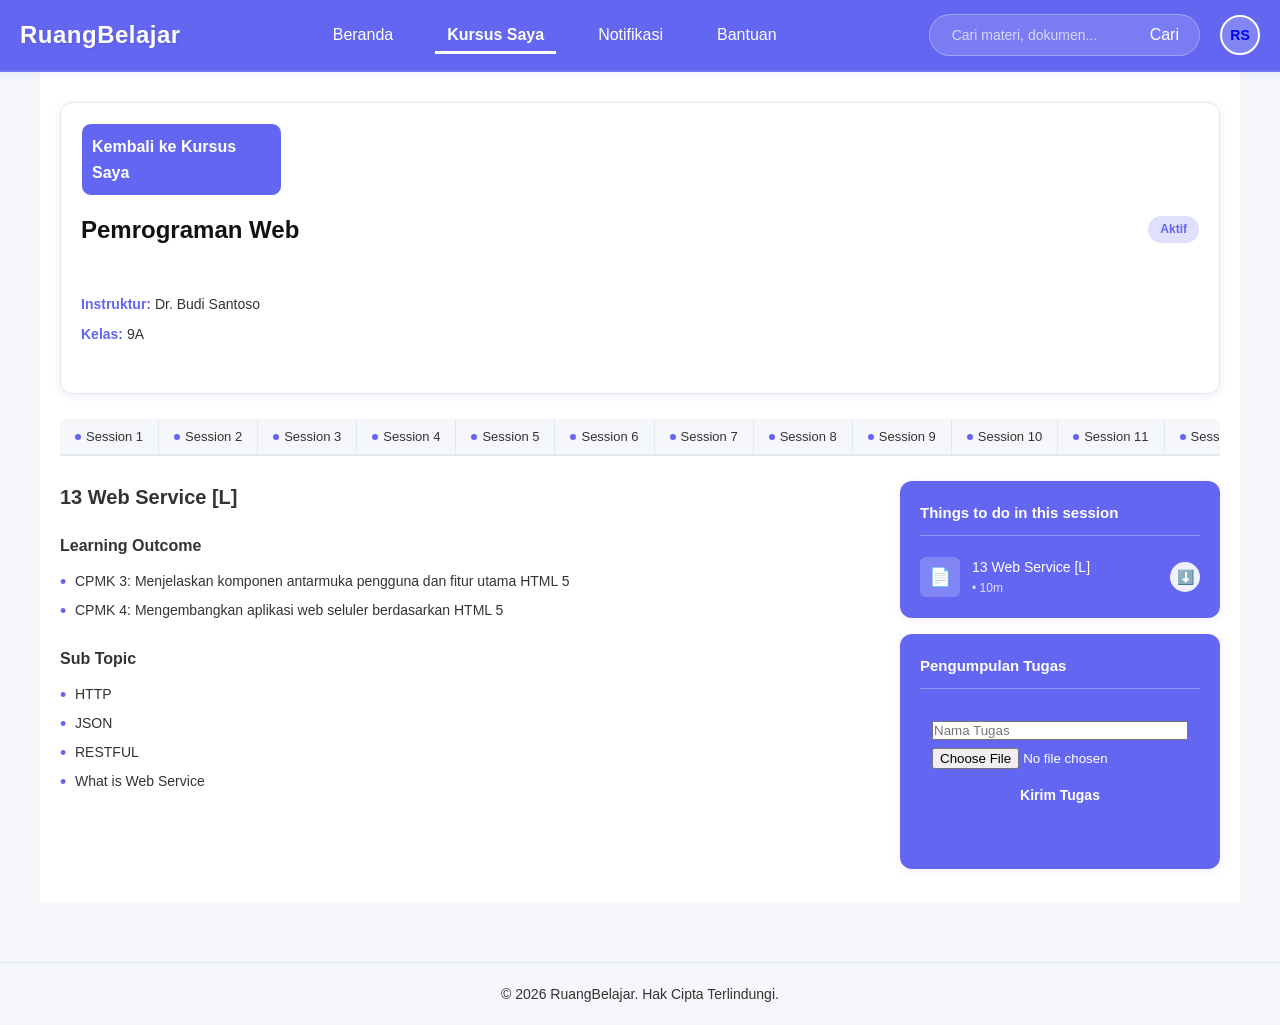
<file: LMS/course-detail.html>
<!DOCTYPE html>
<html lang="id">

<head>
    <meta charset="UTF-8">
    <meta name="viewport" content="width=device-width, initial-scale=1.0">
    <title>Detail Kursus - RuangBelajar</title>
    <link rel="stylesheet" href="navbar.css">
    <link rel="stylesheet" href="courses.css">
    <link rel="stylesheet" href="course-detail.css">
</head>

<body>
    <!-- Navbar -->
    <nav class="navbar">
        <div class="navbar-container">
            <div class="navbar-brand">
                <h1>RuangBelajar</h1>
            </div>

            <div class="navbar-center">
                <ul class="nav-links">
                    <li><a href="index.html">Beranda</a></li>
                    <li><a href="courses.html" class="active">Kursus Saya</a></li>
                    <li><a href="notifications.html">Notifikasi</a></li>
                    <li><a href="help.html">Bantuan</a></li>
                </ul>
            </div>

            <div class="navbar-right">
                <div class="search-container">
                    <input type="text" class="search-input" placeholder="Cari materi, dokumen...">
                    <button class="search-btn">Cari</button>
                </div>

                <div class="navbar-icons">
                    <a href="profile.html" class="profile-icon" title="Profil">RS</a>
                </div>
            </div>
        </div>
    </nav>

    <!-- Main Content -->
    <main class="course-detail-container">
        <!-- Course Header Information (mimicking course-card) -->
        <div class="course-card" style="margin-bottom: 25px;">
            <a href="courses.html"
                style="border: 1px solid; padding: 10px; width: 18%; border-radius: 10px; color: white; background-color: #6366F1; text-decoration: none; margin-bottom: 15px; display: inline-block; font-weight: 600;">
                Kembali ke Kursus Saya</a>

            <div class="course-header" style="border-bottom: none; padding-bottom: 0;">
                <h2 style="color: #111111; margin-bottom: 5px; font-size: 24px;">Pemrograman Web</h2>
                <span class="course-status active" style="align-self: flex-start; margin-top: 5px;">Aktif</span>
            </div>
            <div class="course-details" style="margin-top: 15px;">
                <p><strong>Instruktur:</strong> Dr. Budi Santoso</p>
                <p><strong>Kelas:</strong> 9A</p>
            </div>
        </div>

        <!-- Session Content Area -->
        <div id="tab-session" class="tab-pane active">
            <!-- Session Sub-tabs -->
            <div class="session-tabs-container">
                <button class="session-tab completed">Session 1</button>
                <button class="session-tab completed">Session 2</button>
                <button class="session-tab completed">Session 3</button>
                <button class="session-tab completed">Session 4</button>
                <button class="session-tab completed">Session 5</button>
                <button class="session-tab completed">Session 6</button>
                <button class="session-tab completed">Session 7</button>
                <button class="session-tab completed">Session 8</button>
                <button class="session-tab completed">Session 9</button>
                <button class="session-tab completed">Session 10</button>
                <button class="session-tab completed">Session 11</button>
                <button class="session-tab completed">Session 12</button>
                <button class="session-tab active">Session 13</button>
            </div>

            <!-- Session Detail View -->
            <div class="session-detail-view">
                <div class="session-main-content">
                    <h3 class="session-title">13 Web Service [L]</h3>

                    <div class="content-section">
                        <h4>Learning Outcome</h4>
                        <ul class="learning-outcomes">
                            <li>CPMK 3: Menjelaskan komponen antarmuka pengguna dan fitur utama HTML 5</li>
                            <li>CPMK 4: Mengembangkan aplikasi web seluler berdasarkan HTML 5</li>
                        </ul>
                    </div>

                    <div class="content-section">
                        <h4>Sub Topic</h4>
                        <ul class="sub-topics">
                            <li>HTTP</li>
                            <li>JSON</li>
                            <li>RESTFUL</li>
                            <li>What is Web Service</li>
                        </ul>
                    </div>
                </div>

                <div class="session-sidebar">
                    <div class="todo-card">
                        <div class="todo-header">Things to do in this session</div>
                        <ul class="todo-list">
                            <li class="todo-item">
                                <div class="todo-icon doc-icon">📄</div>
                                <div class="todo-text">
                                    <span class="todo-name">13 Web Service [L]</span>
                                    <span class="todo-duration">• 10m</span>
                                </div>
                                <div class="download-icon">⬇️</div>
                            </li>
                        </ul>
                    </div>
                    <div class="todo-card" id="assignment-card" style="margin-top:16px;">
                        <div class="todo-header">Pengumpulan Tugas</div>
                        <form id="assignment-form" style="display:flex;flex-direction:column;gap:8px;padding:12px;">
                            <input type="text" id="assignment-title" placeholder="Nama Tugas" required />
                            <input type="file" id="assignment-file" required />
                            <button class="btn btn-primary" type="submit">Kirim Tugas</button>
                        </form>
                        <ul id="assignment-list" style="padding:12px;list-style:none;margin:0;"></ul>
                    </div>
                </div>
            </div>
        </div>

    </main>

    <!-- Footer -->
    <footer class="footer">
        <p>&copy; 2026 RuangBelajar. Hak Cipta Terlindungi.</p>
    </footer>
    <script src="search.js"></script>
    <script src="lms-features.js"></script>
</body>

</html>
</file>
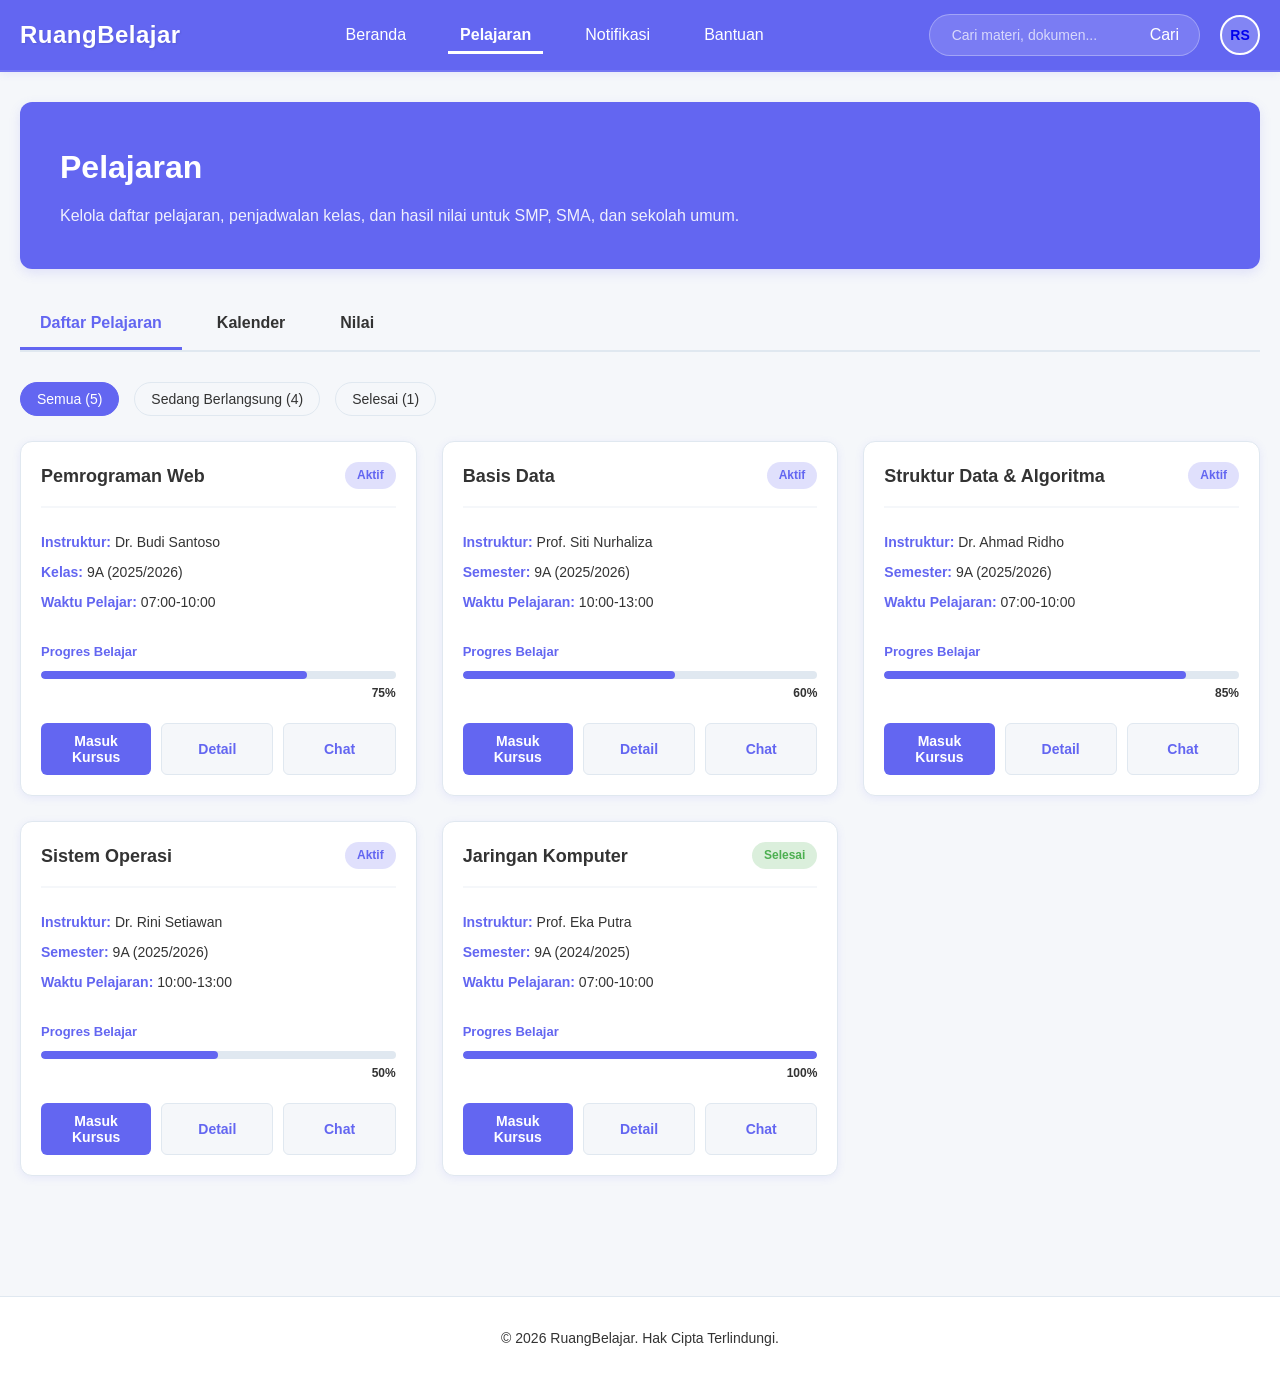
<file: LMS/courses.html>
<!DOCTYPE html>
<html lang="id">

<head>
    <meta charset="UTF-8">
    <meta name="viewport" content="width=device-width, initial-scale=1.0">
    <title>Kursus Saya - RuangBelajar</title>
    <link rel="stylesheet" href="navbar.css">
    <link rel="stylesheet" href="courses.css">
</head>

<body>
    <!-- Navbar -->
    <nav class="navbar">
        <div class="navbar-container">
            <div class="navbar-brand">
                <h1>RuangBelajar</h1>
            </div>

            <div class="navbar-center">
                <ul class="nav-links">
                    <li><a href="index.html">Beranda</a></li>
                    <li><a href="courses.html" class="active">Pelajaran</a></li>
                    <li><a href="notifications.html">Notifikasi</a></li>
                    <li><a href="help.html">Bantuan</a></li>
                </ul>
            </div>

            <div class="navbar-right">
                <div class="search-container">
                    <input type="text" class="search-input" placeholder="Cari materi, dokumen...">
                    <button class="search-btn">Cari</button>
                </div>

                <div class="navbar-icons">
                    <a href="profile.html" class="profile-icon" title="Profil">RS</a>
                </div>
            </div>
        </div>
    </nav>

    <!-- Main Content -->
    <main class="courses-container">
        <!-- Header Section -->
        <section class="page-header">
            <h2>Pelajaran</h2>
            <p>Kelola daftar pelajaran, penjadwalan kelas, dan hasil nilai untuk SMP, SMA, dan sekolah umum.</p>
        </section>

        <!-- Tabs Navigation -->
        <div class="tabs-container">
            <div class="tab-buttons">
                <button class="tab-btn active" data-tab="courses">Daftar Pelajaran</button>
                <button class="tab-btn" data-tab="calendar">Kalender</button>
                <button class="tab-btn" data-tab="grades">Nilai</button>
            </div>
        </div>

        <!-- Courses Tab Content -->
        <div id="courses" class="tab-content active">
            <div class="filters">
                <button class="filter-item active" data-filter="all">Semua (5)</button>
                <button class="filter-item" data-filter="active">Sedang Berlangsung (4)</button>
                <button class="filter-item" data-filter="completed">Selesai (1)</button>
            </div>

            <div class="courses-grid">
                <!-- Course Card 1 -->
                <div class="course-card" data-status="active">
                    <div class="course-header">
                        <h3>Pemrograman Web</h3>
                        <span class="course-status active">Aktif</span>
                    </div>
                    <div class="course-details">
                        <p><strong>Instruktur:</strong> Dr. Budi Santoso</p>
                        <p><strong>Kelas:</strong> 9A (2025/2026)</p>
                        <p><strong>Waktu Pelajar:</strong> 07:00-10:00</p>
                    </div>
                    <div class="course-progress">
                        <span class="progress-label">Progres Belajar</span>
                        <div class="progress-bar">
                            <div class="progress-fill" style="width: 75%"></div>
                        </div>
                        <span class="progress-text">75%</span>
                    </div>
                    <div class="course-actions">
                        <button class="btn btn-primary" onclick="window.location.href=''">Masuk
                            Kursus</button>
                        <button class="btn btn-secondary"
                            onclick="window.location.href='course-detail.html'">Detail</button>
                        <button class="btn btn-secondary btn-chat" data-course="Pemrograman Web">Chat</button>
                    </div>
                </div>

                <!-- Course Card 2 -->
                <div class="course-card" data-status="active">
                    <div class="course-header">
                        <h3>Basis Data</h3>
                        <span class="course-status active">Aktif</span>
                    </div>
                    <div class="course-details">
                        <p><strong>Instruktur:</strong> Prof. Siti Nurhaliza</p>
                        <p><strong>Semester:</strong> 9A (2025/2026)</p>
                        <p><strong>Waktu Pelajaran:</strong> 10:00-13:00</p>
                    </div>
                    <div class="course-progress">
                        <span class="progress-label">Progres Belajar</span>
                        <div class="progress-bar">
                            <div class="progress-fill" style="width: 60%"></div>
                        </div>
                        <span class="progress-text">60%</span>
                    </div>
                    <div class="course-actions">
                        <button class="btn btn-primary" onclick="window.location.href=''">Masuk
                            Kursus</button>
                        <button class="btn btn-secondary" onclick="window.location.href=''">Detail</button>
                        <button class="btn btn-secondary btn-chat" data-course="Basis Data">Chat</button>
                    </div>
                </div>

                <!-- Course Card 3 -->
                <div class="course-card" data-status="active">
                    <div class="course-header">
                        <h3>Struktur Data & Algoritma</h3>
                        <span class="course-status active">Aktif</span>
                    </div>
                    <div class="course-details">
                        <p><strong>Instruktur:</strong> Dr. Ahmad Ridho</p>
                        <p><strong>Semester:</strong> 9A (2025/2026)</p>
                        <p><strong>Waktu Pelajaran:</strong> 07:00-10:00</p>
                    </div>
                    <div class="course-progress">
                        <span class="progress-label">Progres Belajar</span>
                        <div class="progress-bar">
                            <div class="progress-fill" style="width: 85%"></div>
                        </div>
                        <span class="progress-text">85%</span>
                    </div>
                    <div class="course-actions">
                        <button class="btn btn-primary" onclick="window.location.href=''">Masuk
                            Kursus</button>
                        <button class="btn btn-secondary" onclick="window.location.href=''">Detail</button>
                        <button class="btn btn-secondary btn-chat" data-course="Struktur Data & Algoritma">Chat</button>
                    </div>
                </div>

                <!-- Course Card 4 -->
                <div class="course-card" data-status="active">
                    <div class="course-header">
                        <h3>Sistem Operasi</h3>
                        <span class="course-status active">Aktif</span>
                    </div>
                    <div class="course-details">
                        <p><strong>Instruktur:</strong> Dr. Rini Setiawan</p>
                        <p><strong>Semester:</strong> 9A (2025/2026)</p>
                        <p><strong>Waktu Pelajaran:</strong> 10:00-13:00</p>
                    </div>
                    <div class="course-progress">
                        <span class="progress-label">Progres Belajar</span>
                        <div class="progress-bar">
                            <div class="progress-fill" style="width: 50%"></div>
                        </div>
                        <span class="progress-text">50%</span>
                    </div>
                    <div class="course-actions">
                        <button class="btn btn-primary" onclick="window.location.href=''">Masuk
                            Kursus</button>
                        <button class="btn btn-secondary" onclick="window.location.href=''">Detail</button>
                        <button class="btn btn-secondary btn-chat" data-course="Sistem Operasi">Chat</button>
                    </div>
                </div>

                <!-- Course Card 5 -->
                <div class="course-card" data-status="completed">
                    <div class="course-header">
                        <h3>Jaringan Komputer</h3>
                        <span class="course-status completed">Selesai</span>
                    </div>
                    <div class="course-details">
                        <p><strong>Instruktur:</strong> Prof. Eka Putra</p>
                        <p><strong>Semester:</strong> 9A (2024/2025)</p>
                        <p><strong>Waktu Pelajaran:</strong> 07:00-10:00</p>
                    </div>
                    <div class="course-progress">
                        <span class="progress-label">Progres Belajar</span>
                        <div class="progress-bar">
                            <div class="progress-fill" style="width: 100%"></div>
                        </div>
                        <span class="progress-text">100%</span>
                    </div>
                    <div class="course-actions">
                        <button class="btn btn-primary" onclick="window.location.href=''">Masuk
                            Kursus</button>
                        <button class="btn btn-secondary" onclick="window.location.href=''">Detail</button>
                        <button class="btn btn-secondary btn-chat" data-course="Jaringan Komputer">Chat</button>
                    </div>
                </div>
            </div>
        </div>

        <!-- Calendar Tab Content -->
        <div id="calendar" class="tab-content">
            <div class="calendar-container">
                <div class="calendar-header">
                    <select id="calendar-month">
                        <option value="0">Januari</option>
                        <option value="1">Februari</option>
                        <option value="2">Maret</option>
                        <option value="3">April</option>
                        <option value="4" selected>Mei</option>
                        <option value="5">Juni</option>
                        <option value="6">Juli</option>
                        <option value="7">Agustus</option>
                        <option value="8">September</option>
                        <option value="9">Oktober</option>
                        <option value="10">November</option>
                        <option value="11">Desember</option>
                    </select>
                    <select id="calendar-year">
                        <option value="2025">2025</option>
                        <option value="2026" selected>2026</option>
                        <option value="2027">2027</option>
                    </select>
                </div>

                <div class="calendar-wrapper">
                    <table class="calendar-vertical-table">
                        <tbody>
                            <tr>
                                <th rowspan="7" class="month-indicator">MEI</th>
                                <th>Sen</th>
                                <td class="empty"></td>
                                <td>4</td>
                                <td>11</td>
                                <td>18</td>
                                <td class="event">25</td>
                            </tr>
                            <tr>
                                <th>Sel</th>
                                <td class="empty"></td>
                                <td>5</td>
                                <td>12</td>
                                <td>19</td>
                                <td>26</td>
                            </tr>
                            <tr>
                                <th>Rab</th>
                                <td class="empty"></td>
                                <td>6</td>
                                <td>13</td>
                                <td class="today-cell">20</td>
                                <td>27</td>
                            </tr>
                            <tr>
                                <th>Kam</th>
                                <td class="empty"></td>
                                <td>7</td>
                                <td>14</td>
                                <td class="event">21</td>
                                <td>28</td>
                            </tr>
                            <tr>
                                <th>Jum</th>
                                <td>1</td>
                                <td>8</td>
                                <td>15</td>
                                <td>22</td>
                                <td class="event">29</td>
                            </tr>
                            <tr>
                                <th>Sab</th>
                                <td>2</td>
                                <td>9</td>
                                <td>16</td>
                                <td>23</td>
                                <td class="event">30</td>
                            </tr>
                            <tr>
                                <th>Min</th>
                                <td>3</td>
                                <td>10</td>
                                <td>17</td>
                                <td class="event">24</td>
                                <td>31</td>
                            </tr>
                        </tbody>
                    </table>
                </div>

                <div class="calendar-legend">
                    <h4>Jadwal Penting</h4>
                    <ul class="events-list">
                        <li>
                            <span class="event-date">21 Mei</span>
                            <span class="event-desc">Tenggat Tugas Algoritma</span>
                        </li>
                        <li>
                            <span class="event-date">24 Mei</span>
                            <span class="event-desc">Ujian Midterm Basis Data</span>
                        </li>
                        <li>
                            <span class="event-date">25 Mei</span>
                            <span class="event-desc">Pertemuan Kelas Pemrograman Web</span>
                        </li>
                        <li>
                            <span class="event-date">29 Mei</span>
                            <span class="event-desc">Essay Pemrograman Deadline</span>
                        </li>
                        <li>
                            <span class="event-date">30 Mei</span>
                            <span class="event-desc">Proyek Basis Data Deadline</span>
                        </li>
                    </ul>
                </div>
            </div>
        </div>

        <!-- Grades Tab Content -->
        <div id="grades" class="tab-content">
            <section class="grade-card">
                <div class="grades-header-flex">
                    <div>
                        <h3>Hasil Nilai Semester</h3>
                        <p>Nilai mata pelajaran Anda per semester dilihat secara ringkas dengan rincian tugas, UTS, dan
                            UAS.</p>
                    </div>
                    <div class="grades-filter">
                        <select class="form-select">
                            <option>Semester 1</option>
                            <option>Semester 2</option>
                            <option>Semester 3</option>
                            <option selected>Semester 4</option>
                            <option>Semester 5</option>
                            <option>Semester 6</option>
                        </select>
                        <select class="form-select">
                            <option>2023/2024</option>
                            <option>2024/2025</option>
                            <option selected>2025/2026</option>
                        </select>
                    </div>
                </div>
                <table class="grades-table">
                    <thead>
                        <tr>
                            <th>Mata Pelajaran</th>
                            <th>Tugas<br><small>20%</small></th>
                            <th>UTS<br><small>20%</small></th>
                            <th>UAS<br><small>50%</small></th>
                            <th>Nilai Akhir</th>
                            <th>Predikat</th>
                            <th>Status</th>
                        </tr>
                    </thead>
                    <tbody>
                        <tr>
                            <td>Pemrograman Web</td>
                            <td>85</td>
                            <td>88</td>
                            <td>90</td>
                            <td>88</td>
                            <td>A</td>
                            <td>Baik</td>
                        </tr>
                        <tr>
                            <td>Basis Data</td>
                            <td>80</td>
                            <td>82</td>
                            <td>84</td>
                            <td>82</td>
                            <td>B+</td>
                            <td>Baik</td>
                        </tr>
                        <tr>
                            <td>Struktur Data</td>
                            <td>92</td>
                            <td>90</td>
                            <td>88</td>
                            <td>90</td>
                            <td>A</td>
                            <td>Istimewa</td>
                        </tr>
                        <tr>
                            <td>Sistem Operasi</td>
                            <td>74</td>
                            <td>80</td>
                            <td>78</td>
                            <td>78</td>
                            <td>B</td>
                            <td>Cukup</td>
                        </tr>
                    </tbody>
                </table>
            </section>
        </div>
    </main>

    <!-- Footer -->
    <footer class="footer">
        <p>&copy; 2026 RuangBelajar. Hak Cipta Terlindungi.</p>
    </footer>

    <script>
        document.querySelectorAll('.tab-btn').forEach(function (button) {
            button.addEventListener('click', function () {
                var activeTab = this.dataset.tab;
                document.querySelectorAll('.tab-btn').forEach(function (btn) {
                    btn.classList.toggle('active', btn === button);
                });
                document.querySelectorAll('.tab-content').forEach(function (content) {
                    content.classList.toggle('active', content.id === activeTab);
                });
            });
        });

        // Filters for courses
        const filterBtns = document.querySelectorAll('.filter-item');
        const courseCards = document.querySelectorAll('.course-card');

        filterBtns.forEach(btn => {
            btn.addEventListener('click', () => {
                filterBtns.forEach(b => b.classList.remove('active'));
                btn.classList.add('active');
                const filterValue = btn.getAttribute('data-filter');

                courseCards.forEach(card => {
                    if (filterValue === 'all') {
                        card.style.display = 'flex';
                    } else {
                        if (card.getAttribute('data-status') === filterValue) {
                            card.style.display = 'flex';
                        } else {
                            card.style.display = 'none';
                        }
                    }
                });
            });
        });
    </script>
    <script src="lms-features.js"></script>
    <script src="search.js"></script>
</body>

</html>
</file>
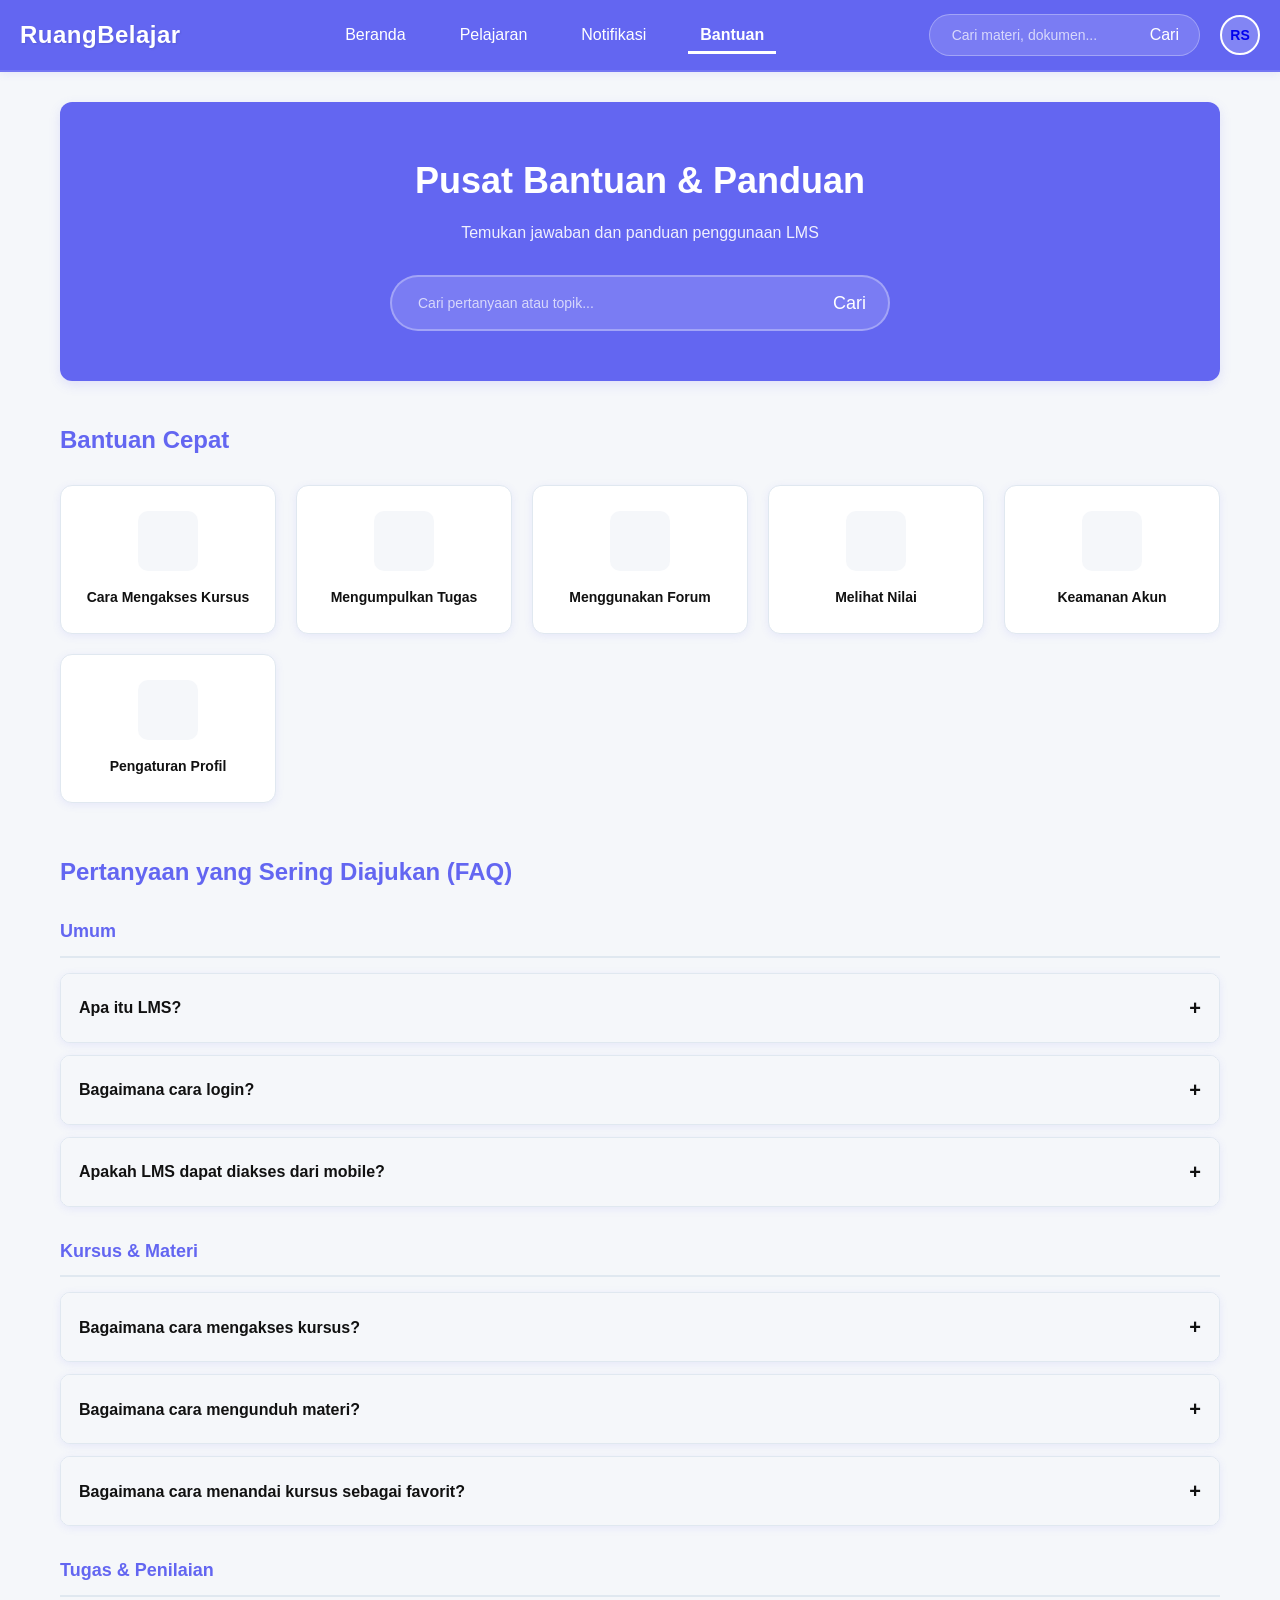
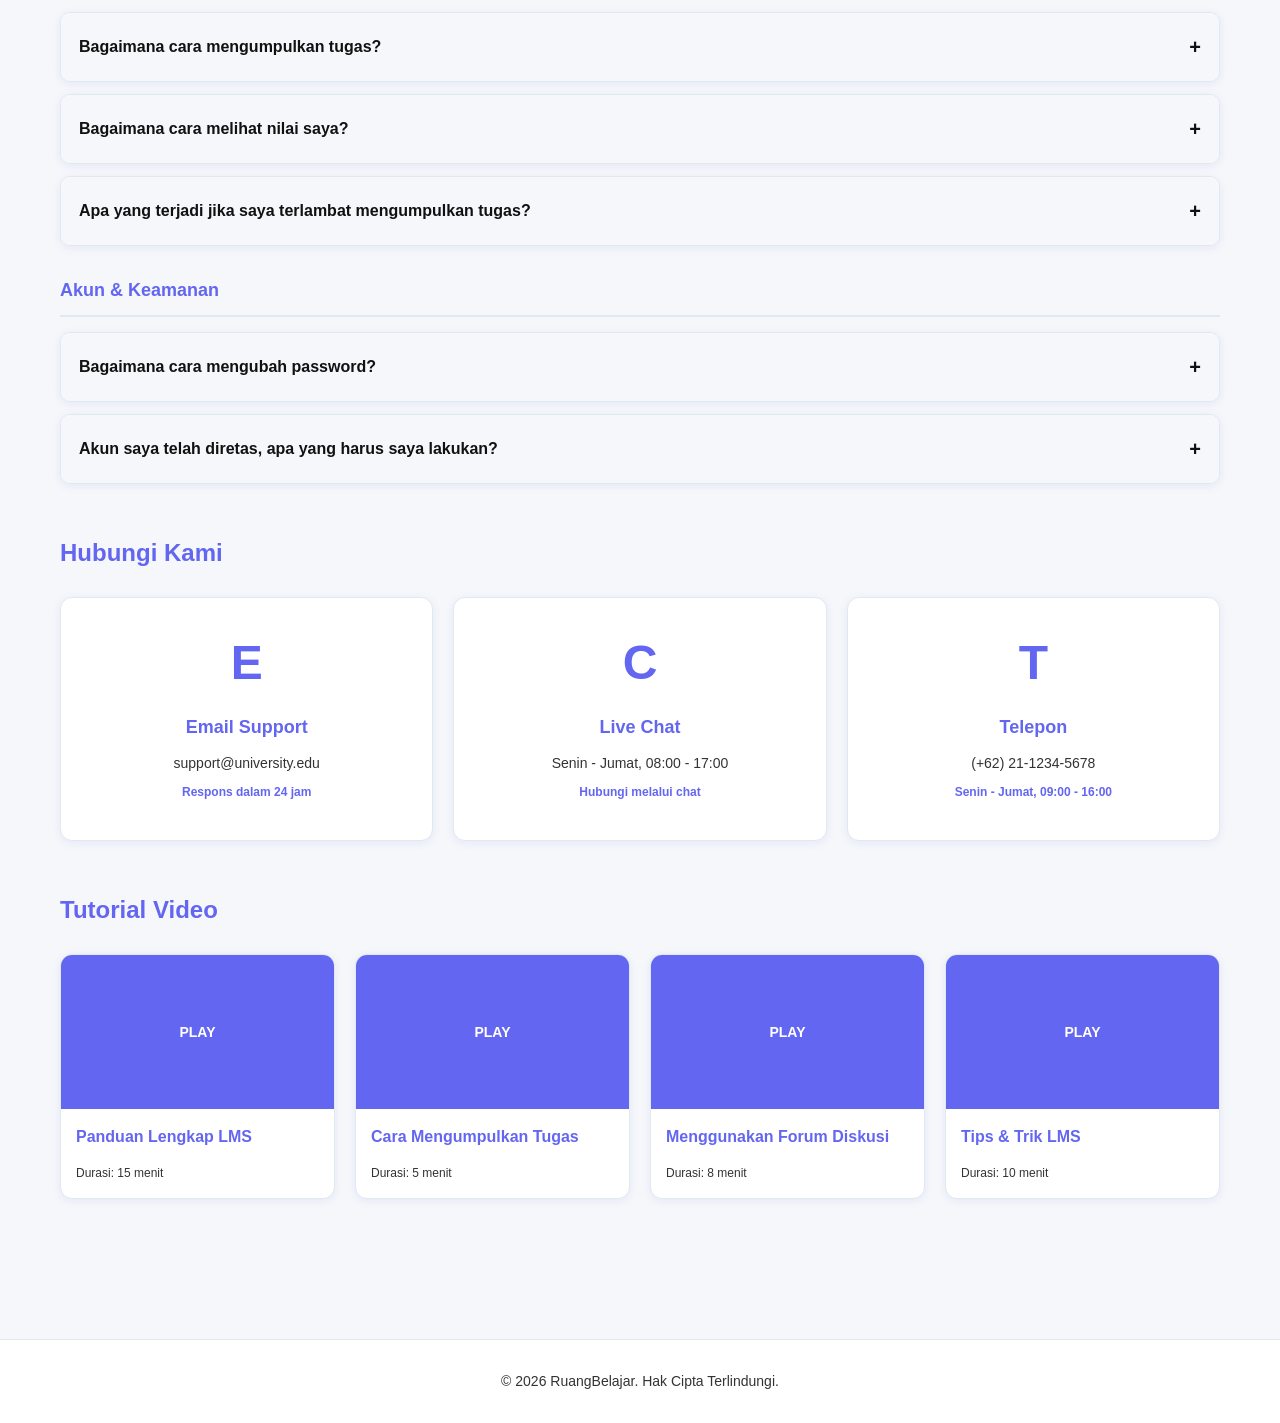
<file: LMS/help.html>
<!DOCTYPE html>
<html lang="id">

<head>
    <meta charset="UTF-8">
    <meta name="viewport" content="width=device-width, initial-scale=1.0">
    <title>Bantuan & Panduan - RuangBelajar</title>
    <link rel="stylesheet" href="navbar.css">
    <link rel="stylesheet" href="help.css">
</head>

<body>
    <!-- Navbar -->
    <nav class="navbar">
        <div class="navbar-container">
            <div class="navbar-brand">
                <h1>RuangBelajar</h1>
            </div>

            <div class="navbar-center">
                <ul class="nav-links">
                    <li><a href="index.html">Beranda</a></li>
                    <li><a href="courses.html">Pelajaran</a></li>
                    <li><a href="notifications.html">Notifikasi</a></li>
                    <li><a href="help.html" class="active">Bantuan</a></li>
                </ul>
            </div>

            <div class="navbar-right">
                <div class="search-container">
                    <input type="text" class="search-input" placeholder="Cari materi, dokumen...">
                    <button class="search-btn">Cari</button>
                </div>

                <div class="navbar-icons">
                    <a href="profile.html" class="profile-icon" title="Profil">RS</a>
                </div>
            </div>
        </div>
    </nav>

    <!-- Main Content -->
    <main class="help-container">
        <!-- Header Section -->
        <section class="page-header">
            <h2>Pusat Bantuan & Panduan</h2>
            <p>Temukan jawaban dan panduan penggunaan LMS</p>

            <div class="help-search">
                <input type="text" placeholder="Cari pertanyaan atau topik...">
                <button>Cari</button>
            </div>
        </section>

        <!-- Quick Links -->
        <section class="quick-links">
            <h3>Bantuan Cepat</h3>
            <div class="links-grid">
                <a href="#" class="link-card">
                    <div class="link-icon"></div>
                    <span>Cara Mengakses Kursus</span>
                </a>
                <a href="#" class="link-card">
                    <div class="link-icon"></div>
                    <span>Mengumpulkan Tugas</span>
                </a>
                <a href="#" class="link-card">
                    <div class="link-icon"></div>
                    <span>Menggunakan Forum</span>
                </a>
                <a href="#" class="link-card">
                    <div class="link-icon"></div>
                    <span>Melihat Nilai</span>
                </a>
                <a href="#" class="link-card">
                    <div class="link-icon"></div>
                    <span>Keamanan Akun</span>
                </a>
                <a href="#" class="link-card">
                    <div class="link-icon"></div>
                    <span>Pengaturan Profil</span>
                </a>
            </div>
        </section>

        <!-- FAQ Section -->
        <section class="faq-section">
            <h3>Pertanyaan yang Sering Diajukan (FAQ)</h3>

            <div class="faq-category">
                <h4>Umum</h4>

                <div class="faq-item">
                    <div class="faq-question">
                        <span>Apa itu LMS?</span>
                        <span class="toggle-icon">+</span>
                    </div>
                    <div class="faq-answer">
                        <p>Learning Management System (LMS) adalah platform digital yang digunakan untuk mengelola
                            pembelajaran online. Di LMS ini, Anda dapat mengakses kursus, mengumpulkan tugas,
                            berinteraksi dengan instruktur dan sesama mahasiswa, serta melacak progres pembelajaran
                            Anda.</p>
                    </div>
                </div>

                <div class="faq-item">
                    <div class="faq-question">
                        <span>Bagaimana cara login?</span>
                        <span class="toggle-icon">+</span>
                    </div>
                    <div class="faq-answer">
                        <p>Gunakan NIM (Nomor Induk Mahasiswa) Anda sebagai username dan password yang telah diberikan.
                            Jika lupa password, gunakan tombol "Lupa Password" di halaman login untuk mereset password
                            Anda.</p>
                    </div>
                </div>

                <div class="faq-item">
                    <div class="faq-question">
                        <span>Apakah LMS dapat diakses dari mobile?</span>
                        <span class="toggle-icon">+</span>
                    </div>
                    <div class="faq-answer">
                        <p>Ya, LMS dapat diakses dari perangkat mobile melalui browser atau aplikasi mobile. Antarmuka
                            responsif kami akan menyesuaikan dengan ukuran layar perangkat Anda.</p>
                    </div>
                </div>
            </div>

            <div class="faq-category">
                <h4>Kursus & Materi</h4>

                <div class="faq-item">
                    <div class="faq-question">
                        <span>Bagaimana cara mengakses kursus?</span>
                        <span class="toggle-icon">+</span>
                    </div>
                    <div class="faq-answer">
                        <p>Klik menu "Kursus Saya" di navbar, kemudian pilih kursus yang ingin Anda akses. Anda akan
                            melihat semua materi, tugas, dan forum yang tersedia untuk kursus tersebut.</p>
                    </div>
                </div>

                <div class="faq-item">
                    <div class="faq-question">
                        <span>Bagaimana cara mengunduh materi?</span>
                        <span class="toggle-icon">+</span>
                    </div>
                    <div class="faq-answer">
                        <p>Di dalam kursus, temukan file materi yang ingin diunduh. Klik pada file tersebut dan pilih
                            "Unduh" atau klik kanan dan pilih "Simpan sebagai" untuk menyimpan ke komputer Anda.</p>
                    </div>
                </div>

                <div class="faq-item">
                    <div class="faq-question">
                        <span>Bagaimana cara menandai kursus sebagai favorit?</span>
                        <span class="toggle-icon">+</span>
                    </div>
                    <div class="faq-answer">
                        <p>Di halaman kursus, klik tombol bintang untuk menandai kursus sebagai favorit. Kursus favorit
                            akan muncul di bagian atas daftar kursus Anda untuk akses lebih cepat.</p>
                    </div>
                </div>
            </div>

            <div class="faq-category">
                <h4>Tugas & Penilaian</h4>

                <div class="faq-item">
                    <div class="faq-question">
                        <span>Bagaimana cara mengumpulkan tugas?</span>
                        <span class="toggle-icon">+</span>
                    </div>
                    <div class="faq-answer">
                        <p>Buka kursus Anda dan cari tugas yang perlu dikumpulkan. Klik tombol "Kumpulkan" atau
                            "Submit", unggah file Anda, kemudian klik "Kirim" untuk mengumpulkan tugas. Pastikan
                            mengumpulkan sebelum tenggat waktu.</p>
                    </div>
                </div>

                <div class="faq-item">
                    <div class="faq-question">
                        <span>Bagaimana cara melihat nilai saya?</span>
                        <span class="toggle-icon">+</span>
                    </div>
                    <div class="faq-answer">
                        <p>Buka kursus dan cari bagian "Nilai" atau "Grades". Di sana Anda dapat melihat semua nilai
                            tugas, kuis, dan ujian, serta nilai akhir untuk kursus tersebut.</p>
                    </div>
                </div>

                <div class="faq-item">
                    <div class="faq-question">
                        <span>Apa yang terjadi jika saya terlambat mengumpulkan tugas?</span>
                        <span class="toggle-icon">+</span>
                    </div>
                    <div class="faq-answer">
                        <p>Kebijakan keterlambatan ditentukan oleh instruktur masing-masing kursus. Biasanya ada
                            pengurangan nilai untuk tugas yang terlambat. Periksa silabus kursus untuk kebijakan yang
                            tepat.</p>
                    </div>
                </div>
            </div>

            <div class="faq-category">
                <h4>Akun & Keamanan</h4>

                <div class="faq-item">
                    <div class="faq-question">
                        <span>Bagaimana cara mengubah password?</span>
                        <span class="toggle-icon">+</span>
                    </div>
                    <div class="faq-answer">
                        <p>Klik ikon profil di navbar, kemudian pilih "Pengaturan". Buka tab "Keamanan" dan masukkan
                            password lama Anda, lalu password baru. Klik "Ubah Password" untuk menyimpan perubahan.</p>
                    </div>
                </div>

                <div class="faq-item">
                    <div class="faq-question">
                        <span>Akun saya telah diretas, apa yang harus saya lakukan?</span>
                        <span class="toggle-icon">+</span>
                    </div>
                    <div class="faq-answer">
                        <p>Segera hubungi administrator LMS atau support team melalui email support@university.edu. Ubah
                            password Anda dan laporan pelanggaran keamanan. Tim support akan membantu mengamankan akun
                            Anda.</p>
                    </div>
                </div>
            </div>
        </section>

        <!-- Support Section -->
        <section class="support-section">
            <h3>Hubungi Kami</h3>
            <div class="support-cards">
                <div class="support-card">
                    <div class="support-icon">E</div>
                    <h4>Email Support</h4>
                    <p>support@university.edu</p>
                    <p class="support-desc">Respons dalam 24 jam</p>
                </div>

                <div class="support-card">
                    <div class="support-icon">C</div>
                    <h4>Live Chat</h4>
                    <p>Senin - Jumat, 08:00 - 17:00</p>
                    <p class="support-desc">Hubungi melalui chat</p>
                </div>

                <div class="support-card">
                    <div class="support-icon">T</div>
                    <h4>Telepon</h4>
                    <p>(+62) 21-1234-5678</p>
                    <p class="support-desc">Senin - Jumat, 09:00 - 16:00</p>
                </div>
            </div>
        </section>

        <!-- Video Tutorials -->
        <section class="tutorials-section">
            <h3>Tutorial Video</h3>
            <div class="tutorials-grid">
                <div class="tutorial-card">
                    <div class="video-thumbnail">
                        <span>PLAY</span>
                    </div>
                    <h4>Panduan Lengkap LMS</h4>
                    <p>Durasi: 15 menit</p>
                </div>

                <div class="tutorial-card">
                    <div class="video-thumbnail">
                        <span>PLAY</span>
                    </div>
                    <h4>Cara Mengumpulkan Tugas</h4>
                    <p>Durasi: 5 menit</p>
                </div>

                <div class="tutorial-card">
                    <div class="video-thumbnail">
                        <span>PLAY</span>
                    </div>
                    <h4>Menggunakan Forum Diskusi</h4>
                    <p>Durasi: 8 menit</p>
                </div>

                <div class="tutorial-card">
                    <div class="video-thumbnail">
                        <span>PLAY</span>
                    </div>
                    <h4>Tips & Trik LMS</h4>
                    <p>Durasi: 10 menit</p>
                </div>
            </div>
        </section>
    </main>

    <!-- Footer -->
    <footer class="footer">
        <p>&copy; 2026 RuangBelajar. Hak Cipta Terlindungi.</p>
    </footer>

    <script>
        // Fitur Accordion untuk FAQ
        const faqQuestions = document.querySelectorAll('.faq-question');

        faqQuestions.forEach(question => {
            question.addEventListener('click', () => {
                const faqItem = question.parentElement;
                const isActive = faqItem.classList.contains('active');

                // Opsional: Tutup semua accordion lain jika ingin mode "satu terbuka" saja
                /*
                document.querySelectorAll('.faq-item').forEach(item => {
                    item.classList.remove('active');
                });
                */

                // Toggle state aktif untuk accordion yang diklik
                if (isActive) {
                    faqItem.classList.remove('active');
                } else {
                    faqItem.classList.add('active');
                }
            });
        });
    </script>
    <script src="search.js"></script>
</body>

</html>
</file>
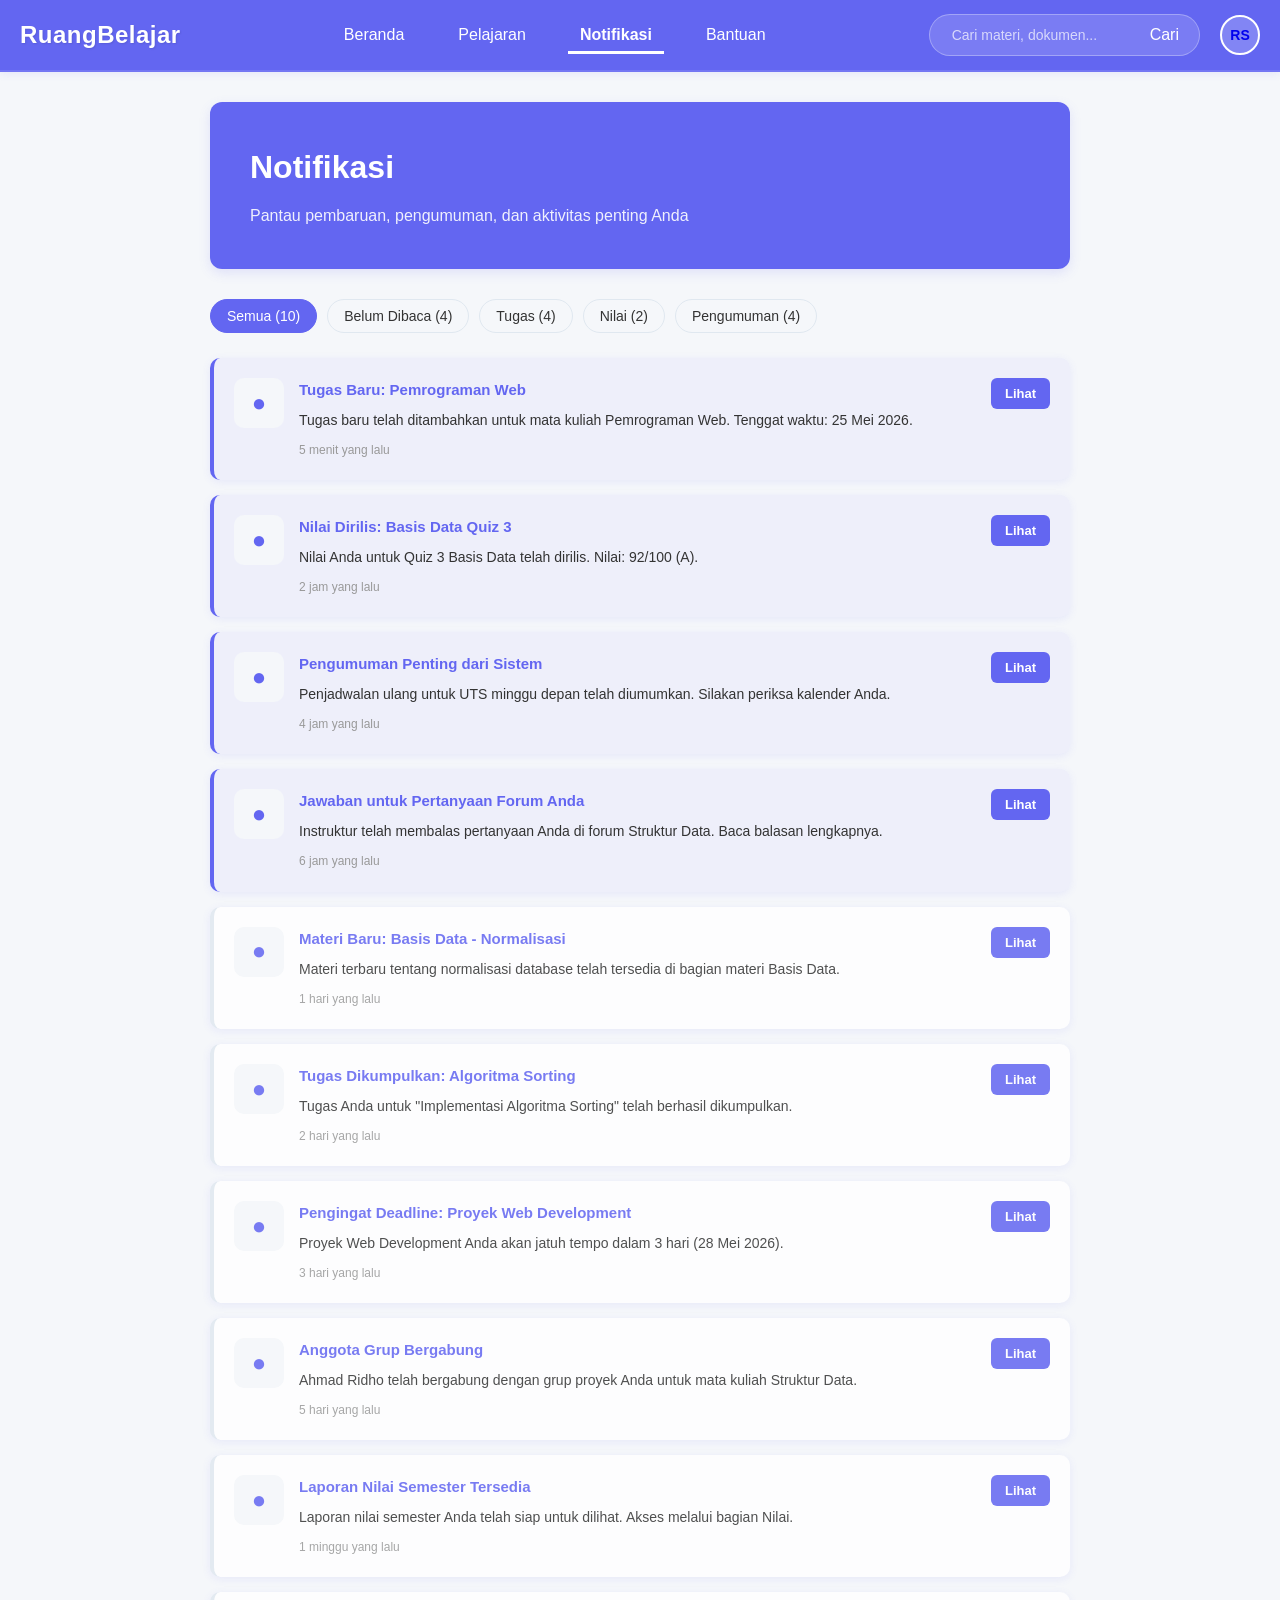
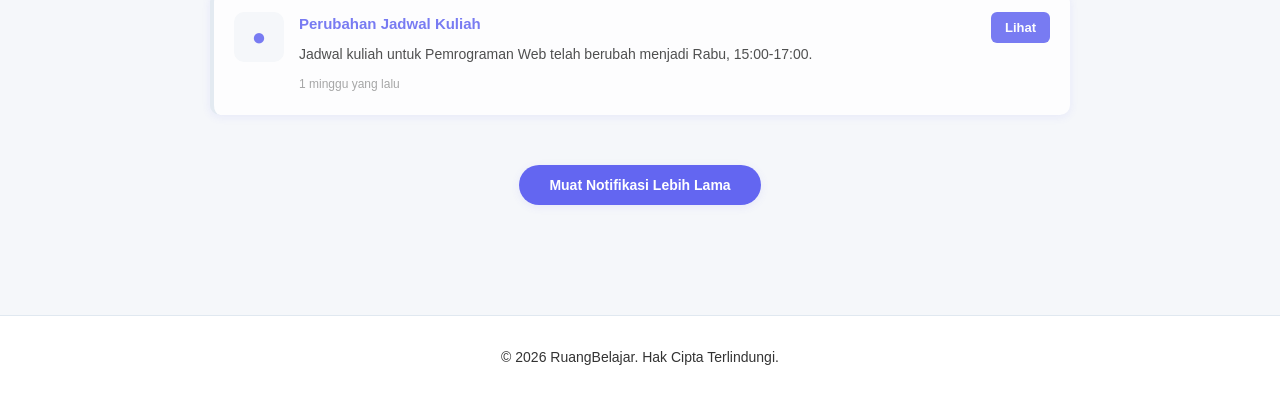
<file: LMS/notifications.html>
<!DOCTYPE html>
<html lang="id">

<head>
    <meta charset="UTF-8">
    <meta name="viewport" content="width=device-width, initial-scale=1.0">
    <title>Notifikasi - RuangBelajar</title>
    <link rel="stylesheet" href="navbar.css">
    <link rel="stylesheet" href="notifications.css">
</head>

<body>
    <!-- Navbar -->
    <nav class="navbar">
        <div class="navbar-container">
            <div class="navbar-brand">
                <h1>RuangBelajar</h1>
            </div>

            <div class="navbar-center">
                <ul class="nav-links">
                    <li><a href="index.html">Beranda</a></li>
                    <li><a href="courses.html">Pelajaran</a></li>
                    <li><a href="notifications.html" class="active">Notifikasi</a></li>
                    <li><a href="help.html">Bantuan</a></li>
                </ul>
            </div>

            <div class="navbar-right">
                <div class="search-container">
                    <input type="text" class="search-input" placeholder="Cari materi, dokumen...">
                    <button class="search-btn">Cari</button>
                </div>

                <div class="navbar-icons">
                    <a href="profile.html" class="profile-icon" title="Profil">RS</a>
                </div>
            </div>
        </div>
    </nav>

    <!-- Main Content -->
    <main class="notifications-container">
        <!-- Header Section -->
        <section class="page-header">
            <h2>Notifikasi</h2>
            <p>Pantau pembaruan, pengumuman, dan aktivitas penting Anda</p>
        </section>

        <!-- Filter Buttons -->
        <div class="notification-filters">
            <button class="filter-btn active" data-filter="semua">Semua (10)</button>
            <button class="filter-btn" data-filter="unread">Belum Dibaca (4)</button>
            <button class="filter-btn" data-filter="tugas">Tugas (4)</button>
            <button class="filter-btn" data-filter="nilai">Nilai (2)</button>
            <button class="filter-btn" data-filter="pengumuman">Pengumuman (4)</button>
        </div>

        <!-- Notification List -->
        <div class="notifications-list">
            <!-- Unread Notifications -->
            <div class="notification unread" data-category="tugas">
                <div class="notification-icon">●</div>
                <div class="notification-content">
                    <h4>Tugas Baru: Pemrograman Web</h4>
                    <p>Tugas baru telah ditambahkan untuk mata kuliah Pemrograman Web. Tenggat waktu: 25 Mei 2026.</p>
                    <span class="notification-time">5 menit yang lalu</span>
                </div>
                <div class="notification-actions">
                    <button class="action-btn">Lihat</button>
                </div>
                <div class="notification-detail">
                    Pastikan Anda membaca panduan tugas sebelum mengumpulkan. Tugas ini memiliki bobot 15% dari nilai
                    akhir semester. Kumpulkan dalam format ZIP melalui portal tugas.
                </div>
            </div>

            <div class="notification unread" data-category="nilai">
                <div class="notification-icon">●</div>
                <div class="notification-content">
                    <h4>Nilai Dirilis: Basis Data Quiz 3</h4>
                    <p>Nilai Anda untuk Quiz 3 Basis Data telah dirilis. Nilai: 92/100 (A).</p>
                    <span class="notification-time">2 jam yang lalu</span>
                </div>
                <div class="notification-actions">
                    <button class="action-btn">Lihat</button>
                </div>
                <div class="notification-detail">
                    Rincian penilaian: Pilihan Ganda 40/40, Essay 52/60. Anda dapat melihat feedback dari dosen pada
                    halaman detail kuis. Pertahankan hasil yang baik ini.
                </div>
            </div>

            <div class="notification unread" data-category="pengumuman">
                <div class="notification-icon">●</div>
                <div class="notification-content">
                    <h4>Pengumuman Penting dari Sistem</h4>
                    <p>Penjadwalan ulang untuk UTS minggu depan telah diumumkan. Silakan periksa kalender Anda.</p>
                    <span class="notification-time">4 jam yang lalu</span>
                </div>
                <div class="notification-actions">
                    <button class="action-btn">Lihat</button>
                </div>
                <div class="notification-detail">
                    Ujian Tengah Semester yang semula dijadwalkan pada hari Senin diundur menjadi hari Kamis pukul 13.00
                    WIB. Ruangan tetap sama di Lab A.
                </div>
            </div>

            <div class="notification unread" data-category="pengumuman">
                <div class="notification-icon">●</div>
                <div class="notification-content">
                    <h4>Jawaban untuk Pertanyaan Forum Anda</h4>
                    <p>Instruktur telah membalas pertanyaan Anda di forum Struktur Data. Baca balasan lengkapnya.</p>
                    <span class="notification-time">6 jam yang lalu</span>
                </div>
                <div class="notification-actions">
                    <button class="action-btn">Lihat</button>
                </div>
                <div class="notification-detail">
                    Instruktur Dr. Ahmad Ridho telah memberikan pencerahan mengenai algoritma BFS dan DFS. Silakan
                    tanggapi jika masih ada yang kurang jelas.
                </div>
            </div>

            <!-- Read Notifications -->
            <div class="notification read" data-category="pengumuman">
                <div class="notification-icon">●</div>
                <div class="notification-content">
                    <h4>Materi Baru: Basis Data - Normalisasi</h4>
                    <p>Materi terbaru tentang normalisasi database telah tersedia di bagian materi Basis Data.</p>
                    <span class="notification-time">1 hari yang lalu</span>
                </div>
                <div class="notification-actions">
                    <button class="action-btn">Lihat</button>
                </div>
                <div class="notification-detail">
                    Materi normalisasi mencakup 1NF, 2NF, 3NF dan BCNF beserta contoh studi kasus aplikasi e-commerce.
                    Disarankan untuk membaca sebelum sesi praktikum.
                </div>
            </div>

            <div class="notification read" data-category="tugas">
                <div class="notification-icon">●</div>
                <div class="notification-content">
                    <h4>Tugas Dikumpulkan: Algoritma Sorting</h4>
                    <p>Tugas Anda untuk "Implementasi Algoritma Sorting" telah berhasil dikumpulkan.</p>
                    <span class="notification-time">2 hari yang lalu</span>
                </div>
                <div class="notification-actions">
                    <button class="action-btn">Lihat</button>
                </div>
                <div class="notification-detail">
                    Sistem telah mencatat waktu pengumpulan pada 24 Mei 2026 pukul 23:15 WIB. File terlampir:
                    tugas_sorting_123.zip.
                </div>
            </div>

            <div class="notification read" data-category="tugas">
                <div class="notification-icon">●</div>
                <div class="notification-content">
                    <h4>Pengingat Deadline: Proyek Web Development</h4>
                    <p>Proyek Web Development Anda akan jatuh tempo dalam 3 hari (28 Mei 2026).</p>
                    <span class="notification-time">3 hari yang lalu</span>
                </div>
                <div class="notification-actions">
                    <button class="action-btn">Lihat</button>
                </div>
                <div class="notification-detail">
                    Tugas akhir web development Anda memerlukan presentasi live dan pengumpulan kode sumber. Pastikan
                    hosting sudah berjalan dengan baik.
                </div>
            </div>

            <div class="notification read" data-category="pengumuman">
                <div class="notification-icon">●</div>
                <div class="notification-content">
                    <h4>Anggota Grup Bergabung</h4>
                    <p>Ahmad Ridho telah bergabung dengan grup proyek Anda untuk mata kuliah Struktur Data.</p>
                    <span class="notification-time">5 hari yang lalu</span>
                </div>
                <div class="notification-actions">
                    <button class="action-btn">Lihat</button>
                </div>
                <div class="notification-detail">
                    Anda kini berada di Grup 4 bersama Ahmad Ridho, Siti Aisyah, dan Budi Santoso. Segera diskusikan
                    pembagian tugas proyek kelompok.
                </div>
            </div>

            <div class="notification read" data-category="nilai">
                <div class="notification-icon">●</div>
                <div class="notification-content">
                    <h4>Laporan Nilai Semester Tersedia</h4>
                    <p>Laporan nilai semester Anda telah siap untuk dilihat. Akses melalui bagian Nilai.</p>
                    <span class="notification-time">1 minggu yang lalu</span>
                </div>
                <div class="notification-actions">
                    <button class="action-btn">Lihat</button>
                </div>
                <div class="notification-detail">
                    IPK semester ini telah diperbarui. Silakan cetak Kartu Hasil Studi (KHS) jika diperlukan untuk
                    administrasi akademik.
                </div>
            </div>

            <div class="notification read" data-category="pengumuman">
                <div class="notification-icon">●</div>
                <div class="notification-content">
                    <h4>Perubahan Jadwal Kuliah</h4>
                    <p>Jadwal kuliah untuk Pemrograman Web telah berubah menjadi Rabu, 15:00-17:00.</p>
                    <span class="notification-time">1 minggu yang lalu</span>
                </div>
                <div class="notification-actions">
                    <button class="action-btn">Lihat</button>
                </div>
                <div class="notification-detail">
                    Sesi pengganti mata kuliah Pemrograman Web ini akan menggantikan sesi yang kosong minggu lalu.
                    Diharapkan kehadiran tepat waktu.
                </div>
            </div>
        </div>

        <!-- Load More Button -->
        <div class="load-more-section">
            <button class="load-more-btn">Muat Notifikasi Lebih Lama</button>
        </div>
    </main>

    <!-- Footer -->
    <footer class="footer">
        <p>&copy; 2026 RuangBelajar. Hak Cipta Terlindungi.</p>
    </footer>
    <script>
        // Fitur Filter Notifikasi
        const filterBtns = document.querySelectorAll('.filter-btn');
        const notifications = document.querySelectorAll('.notification');

        filterBtns.forEach(btn => {
            btn.addEventListener('click', () => {
                // Update active state di tombol
                filterBtns.forEach(b => b.classList.remove('active'));
                btn.classList.add('active');

                const filterType = btn.getAttribute('data-filter');

                notifications.forEach(item => {
                    if (filterType === 'semua') {
                        item.style.display = 'flex';
                    } else if (filterType === 'unread') {
                        item.style.display = item.classList.contains('unread') ? 'flex' : 'none';
                    } else {
                        item.style.display = item.getAttribute('data-category') === filterType ? 'flex' : 'none';
                    }
                });
            });
        });

        // Fitur Detail (Lihat) Notifikasi
        const actionBtns = document.querySelectorAll('.action-btn');
        actionBtns.forEach(btn => {
            btn.addEventListener('click', function () {
                const parent = this.closest('.notification');
                const detail = parent.querySelector('.notification-detail');

                if (detail) {
                    const isActive = detail.classList.contains('active');
                    if (isActive) {
                        detail.classList.remove('active');
                        this.textContent = 'Lihat';
                    } else {
                        detail.classList.add('active');
                        this.textContent = 'Tutup';

                        // Menandai sebagai dibaca saat dibuka (opsional)
                        if (parent.classList.contains('unread')) {
                            parent.classList.remove('unread');
                            parent.classList.add('read');
                        }
                    }
                }
            });
        });

        // Fitur Muat Notifikasi Lebih Lama
        const loadMoreBtn = document.querySelector('.load-more-btn');
        loadMoreBtn.addEventListener('click', function () {
            const originalText = this.textContent;
            this.textContent = 'Memuat...';
            this.style.opacity = '0.7';

            // Simulasi proses asinkron muat data
            setTimeout(() => {
                alert('Tidak ada notifikasi lama lagi yang tersedia saat ini.');
                this.textContent = originalText;
                this.style.opacity = '1';
            }, 800);
        });
    </script>
    <script src="search.js"></script>
</body>

</html>
</file>
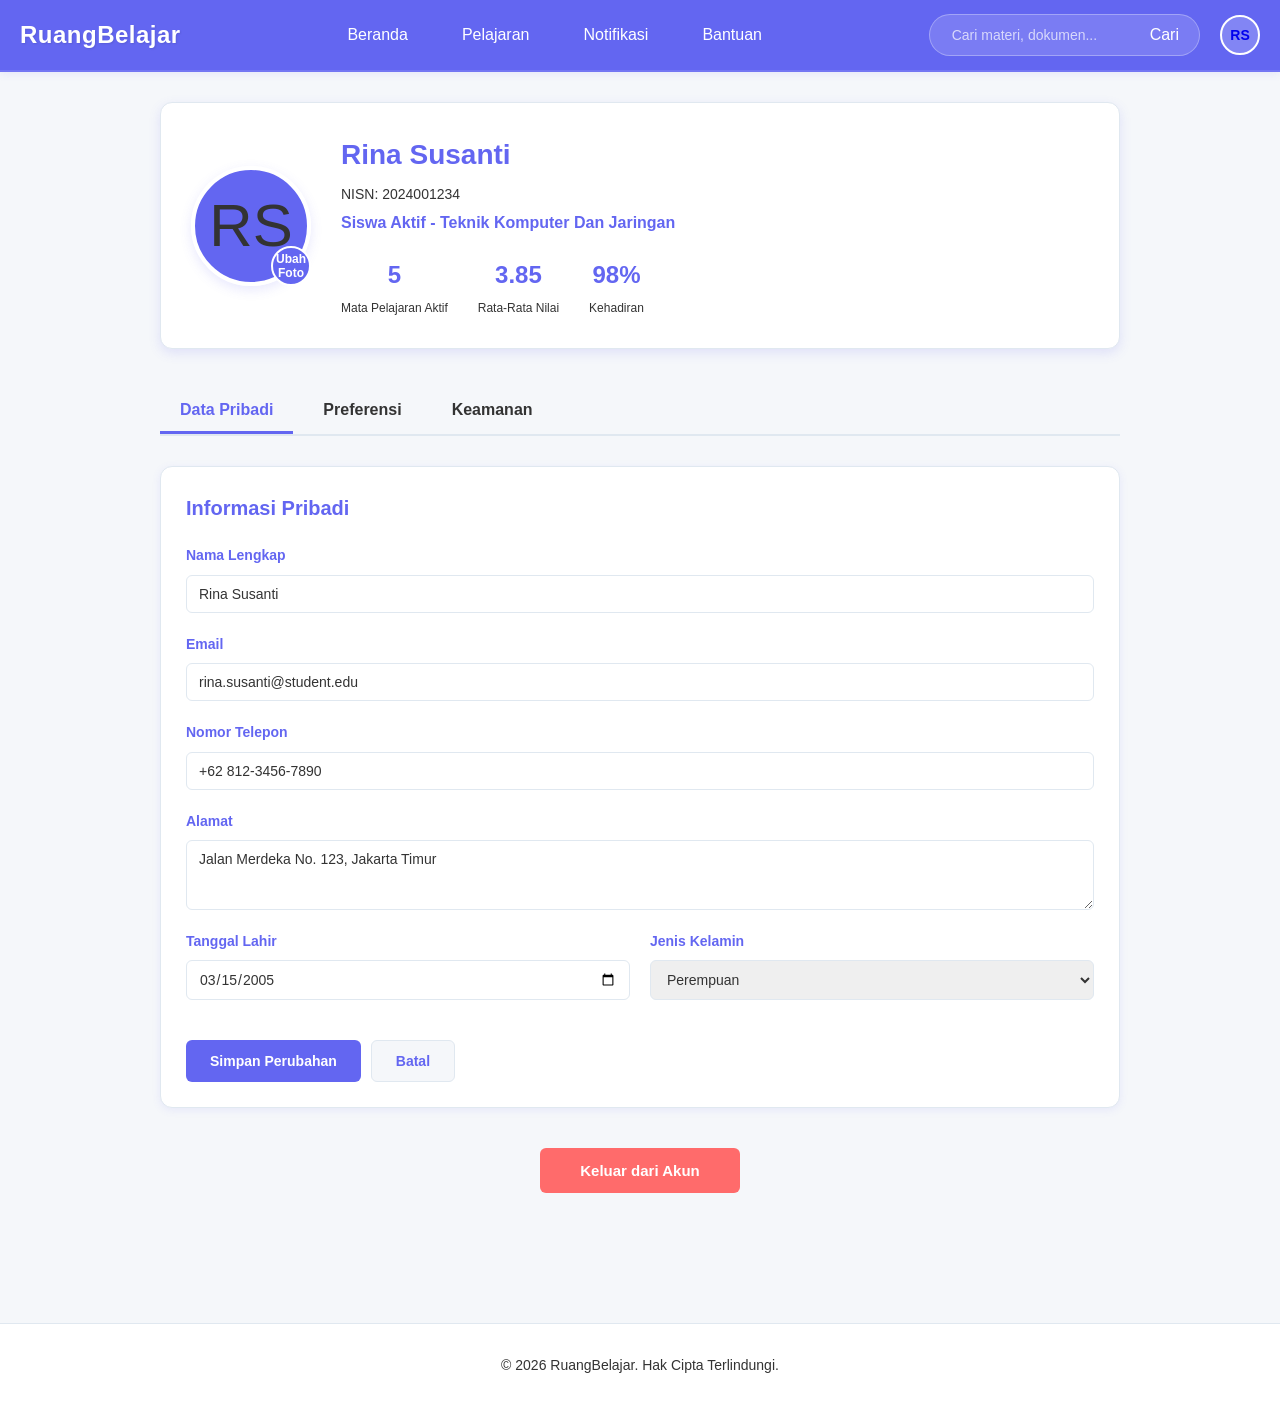
<file: LMS/profile.html>
<!DOCTYPE html>
<html lang="id">

<head>
    <meta charset="UTF-8">
    <meta name="viewport" content="width=device-width, initial-scale=1.0">
    <title>Profil & Pengaturan - RuangBelajar</title>
    <link rel="stylesheet" href="navbar.css">
    <link rel="stylesheet" href="profile.css">
</head>

<body>
    <!-- Navbar -->
    <nav class="navbar">
        <div class="navbar-container">
            <div class="navbar-brand">
                <h1>RuangBelajar</h1>
            </div>

            <div class="navbar-center">
                <ul class="nav-links">
                    <li><a href="index.html">Beranda</a></li>
                    <li><a href="courses.html">Pelajaran</a></li>
                    <li><a href="notifications.html">Notifikasi</a></li>
                    <li><a href="help.html">Bantuan</a></li>
                </ul>
            </div>

            <div class="navbar-right">
                <div class="search-container">
                    <input type="text" class="search-input" placeholder="Cari materi, dokumen...">
                    <button class="search-btn">Cari</button>
                </div>

                <div class="navbar-icons">
                    <a href="profile.html" class="profile-icon active" title="Profil">RS</a>
                </div>
            </div>
        </div>
    </nav>

    <!-- Main Content -->
    <main class="profile-container">
        <!-- Profile Header -->
        <section class="profile-header">
            <div class="profile-card">
                <div class="profile-picture-container">
                    <div class="profile-picture">RS</div>
                    <button class="upload-btn">Ubah Foto</button>
                </div>

                <div class="profile-info">
                    <h2>Rina Susanti</h2>
                    <p class="student-id">NISN: 2024001234</p>
                    <p class="role">Siswa Aktif - Teknik Komputer Dan Jaringan</p>
                    <div class="profile-stats">
                        <div class="stat">
                            <span class="stat-value">5</span>
                            <span class="stat-label">Mata Pelajaran Aktif</span>
                        </div>
                        <div class="stat">
                            <span class="stat-value">3.85</span>
                            <span class="stat-label">Rata-Rata Nilai</span>
                        </div>
                        <div class="stat">
                            <span class="stat-value">98%</span>
                            <span class="stat-label">Kehadiran</span>
                        </div>
                    </div>
                </div>
            </div>
        </section>

        <!-- Settings Tabs -->
        <div class="settings-tabs">
            <button class="tab-btn active" data-tab="personal">Data Pribadi</button>
            <button class="tab-btn" data-tab="preferences">Preferensi</button>
            <button class="tab-btn" data-tab="security">Keamanan</button>
        </div>

        <!-- Tab Contents -->
        <div class="settings-content">
            <!-- Personal Info Tab -->
            <div id="personal" class="tab-content active">
                <div class="settings-card">
                    <h3>Informasi Pribadi</h3>
                    <form class="settings-form">
                        <div class="form-group">
                            <label for="fullname">Nama Lengkap</label>
                            <input type="text" id="fullname" value="Rina Susanti">
                        </div>

                        <div class="form-group">
                            <label for="email">Email</label>
                            <input type="email" id="email" value="rina.susanti@student.edu">
                        </div>

                        <div class="form-group">
                            <label for="phone">Nomor Telepon</label>
                            <input type="tel" id="phone" value="+62 812-3456-7890">
                        </div>

                        <div class="form-group">
                            <label for="address">Alamat</label>
                            <textarea id="address" rows="3">Jalan Merdeka No. 123, Jakarta Timur</textarea>
                        </div>

                        <div class="form-row">
                            <div class="form-group">
                                <label for="birthdate">Tanggal Lahir</label>
                                <input type="date" id="birthdate" value="2005-03-15">
                            </div>
                            <div class="form-group">
                                <label for="gender">Jenis Kelamin</label>
                                <select id="gender">
                                    <option selected>Perempuan</option>
                                    <option>Laki-laki</option>
                                </select>
                            </div>
                        </div>

                        <div class="form-actions">
                            <button type="submit" class="btn btn-primary">Simpan Perubahan</button>
                            <button type="reset" class="btn btn-secondary">Batal</button>
                        </div>
                    </form>
                </div>
            </div>

            <!-- Preferences Tab -->
            <div id="preferences" class="tab-content">
                <div class="settings-card">
                    <h3>Preferensi Pengguna</h3>
                    <form class="settings-form">
                        <div class="form-group">
                            <label for="language">Bahasa</label>
                            <select id="language">
                                <option selected>Bahasa Indonesia</option>
                                <option>English</option>
                                <option>Español</option>
                                <option>Français</option>
                            </select>
                        </div>

                        <div class="form-group">
                            <label for="timezone">Zona Waktu</label>
                            <select id="timezone">
                                <option selected>Asia/Jakarta (GMT+7)</option>
                                <option>Asia/Bangkok (GMT+7)</option>
                                <option>Asia/Singapore (GMT+8)</option>
                                <option>Asia/Manila (GMT+8)</option>
                            </select>
                        </div>

                        <div class="form-group">
                            <label for="theme">Tema Tampilan</label>
                            <select id="theme">
                                <option selected>Terang (Light)</option>
                                <option>Gelap (Dark)</option>
                                <option>Otomatis</option>
                            </select>
                        </div>

                        <div class="settings-divider"></div>

                        <h4>Notifikasi Email</h4>

                        <div class="checkbox-group">
                            <label class="checkbox-label">
                                <input type="checkbox" checked>
                                <span>Notifikasi Tugas Baru</span>
                            </label>
                        </div>

                        <div class="checkbox-group">
                            <label class="checkbox-label">
                                <input type="checkbox" checked>
                                <span>Pemberitahuan Nilai</span>
                            </label>
                        </div>

                        <div class="checkbox-group">
                            <label class="checkbox-label">
                                <input type="checkbox" checked>
                                <span>Pengumuman Penting</span>
                            </label>
                        </div>

                        <div class="checkbox-group">
                            <label class="checkbox-label">
                                <input type="checkbox">
                                <span>Update Komunitas</span>
                            </label>
                        </div>

                        <div class="form-actions">
                            <button type="submit" class="btn btn-primary">Simpan Preferensi</button>
                            <button type="reset" class="btn btn-secondary">Batal</button>
                        </div>
                    </form>
                </div>
            </div>

            <!-- Security Tab -->
            <div id="security" class="tab-content">
                <div class="settings-card">
                    <h3>Keamanan Akun</h3>

                    <div class="security-section">
                        <h4>Ubah Kata Sandi</h4>
                        <form class="settings-form">
                            <div class="form-group">
                                <label for="oldpass">Kata Sandi Lama</label>
                                <input type="password" id="oldpass" placeholder="Masukkan kata sandi lama">
                            </div>

                            <div class="form-group">
                                <label for="newpass">Kata Sandi Baru</label>
                                <input type="password" id="newpass" placeholder="Masukkan kata sandi baru">
                            </div>

                            <div class="form-group">
                                <label for="confirmpass">Konfirmasi Kata Sandi Baru</label>
                                <input type="password" id="confirmpass" placeholder="Konfirmasi kata sandi baru">
                            </div>

                            <div class="form-actions">
                                <button type="submit" class="btn btn-primary">Ubah Kata Sandi</button>
                                <button type="reset" class="btn btn-secondary">Batal</button>
                            </div>
                        </form>
                    </div>

                    <div class="security-section">
                        <h4>Sesi Aktif</h4>
                        <div class="session-info">
                            <div class="session-item">
                                <div class="session-details">
                                    <p><strong>Perangkat:</strong> Chrome - Windows</p>
                                    <p><strong>Lokasi:</strong> Jakarta, Indonesia</p>
                                    <p><strong>Login:</strong> 2 hari yang lalu</p>
                                </div>
                                <button class="btn btn-logout">Logout</button>
                            </div>
                        </div>
                    </div>

                    <div class="security-section">
                        <h4>Aktivitas Akun</h4>
                        <div class="activity-log">
                            <div class="activity-item">
                                <span class="activity-time">Hari ini, 15:30</span>
                                <span class="activity-desc">Login berhasil</span>
                            </div>
                            <div class="activity-item">
                                <span class="activity-time">Kemarin, 10:15</span>
                                <span class="activity-desc">Mengubah foto profil</span>
                            </div>
                            <div class="activity-item">
                                <span class="activity-time">2 hari lalu, 09:45</span>
                                <span class="activity-desc">Logout</span>
                            </div>
                        </div>
                    </div>
                </div>

            </div>
        </div>

        <!-- Logout Button -->
        <div class="logout-section">
            <button class="btn btn-logout-main">Keluar dari Akun</button>
        </div>
    </main>

    <!-- Footer -->
    <footer class="footer">
        <p>&copy; 2026 RuangBelajar. Hak Cipta Terlindungi.</p>
    </footer>
    <script>
        document.addEventListener('DOMContentLoaded', () => {
            // Tab switching
            const tabBtns = document.querySelectorAll('.tab-btn');
            const tabContents = document.querySelectorAll('.tab-content');

            tabBtns.forEach(btn => {
                btn.addEventListener('click', () => {
                    tabBtns.forEach(b => b.classList.remove('active'));
                    tabContents.forEach(c => c.classList.remove('active'));
                    btn.classList.add('active');
                    document.getElementById(btn.getAttribute('data-tab')).classList.add('active');
                });
            });

            // Toast setup
            const toast = document.createElement('div');
            toast.className = 'toast';
            document.body.appendChild(toast);

            function showToast(message, isError = false) {
                toast.textContent = message;
                toast.style.background = isError ? 'var(--danger-color)' : 'var(--dark-blue)';
                toast.classList.add('show');
                setTimeout(() => {
                    toast.classList.remove('show');
                }, 3000);
            }

            // Form submission (Simpan Perubahan)
            const forms = document.querySelectorAll('.settings-form');
            forms.forEach(form => {
                form.addEventListener('submit', (e) => {
                    e.preventDefault();

                    // Simple password check for security tab
                    const newPass = form.querySelector('#newpass');
                    const confirmPass = form.querySelector('#confirmpass');
                    if (newPass && confirmPass && newPass.value !== confirmPass.value) {
                        showToast('Kata sandi baru tidak cocok!', true);
                        return;
                    }

                    showToast('Perubahan berhasil disimpan!');
                });
            });

        });
    </script>
    <script src="search.js"></script>
</body>

</html>
</file>
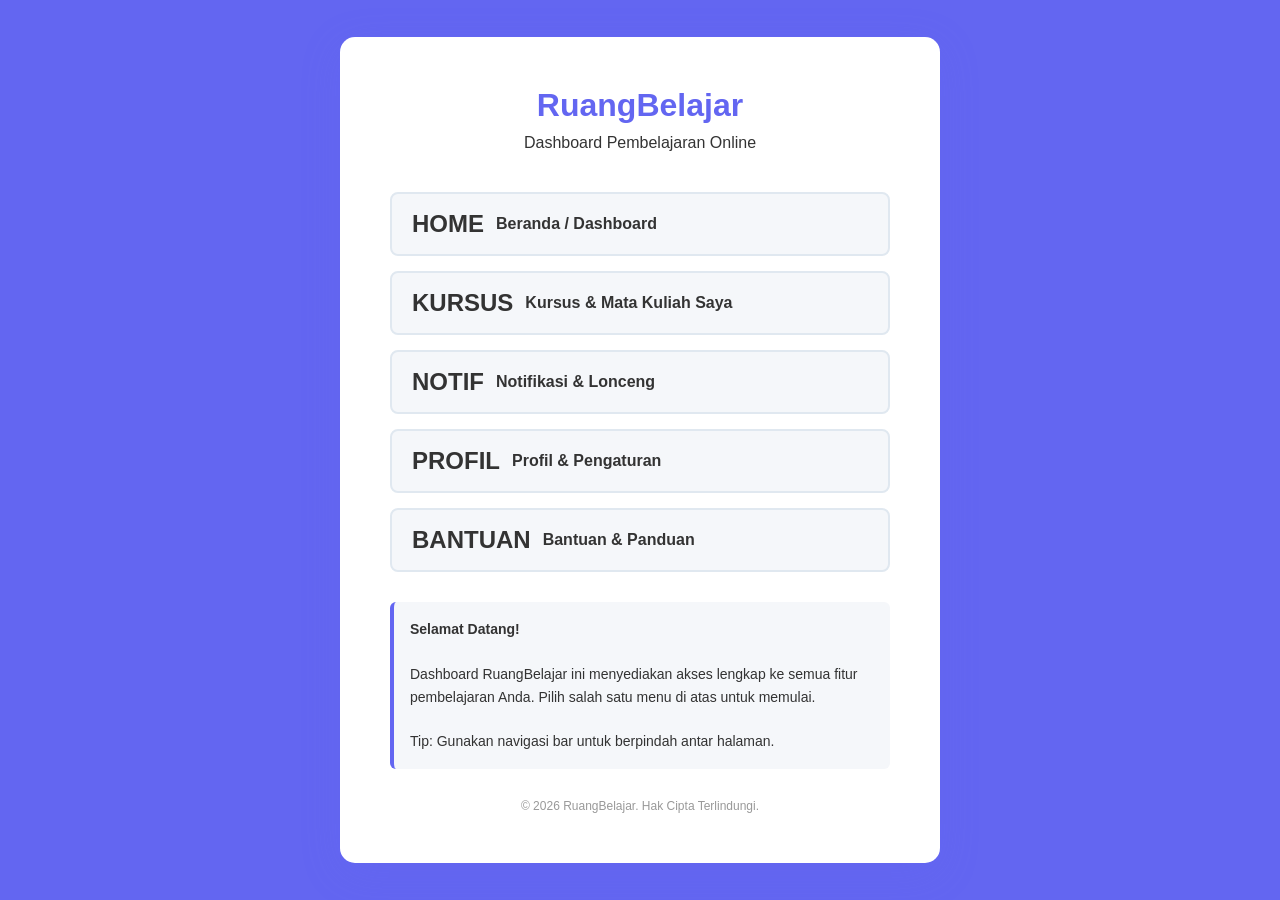
<file: LMS/start.html>
<!DOCTYPE html>
<html lang="id">
<head>
    <meta charset="UTF-8">
    <meta name="viewport" content="width=device-width, initial-scale=1.0">
    <title>RuangBelajar - Dashboard</title>
    <style>
        * {
            margin: 0;
            padding: 0;
            box-sizing: border-box;
        }

        body {
            font-family: 'Segoe UI', Tahoma, Geneva, Verdana, sans-serif;
            background: linear-gradient(135deg, #6366F1 0%, #6366F1 100%);
            min-height: 100vh;
            display: flex;
            align-items: center;
            justify-content: center;
            padding: 20px;
        }

        .container {
            background: #FFFFFF;
            border-radius: 15px;
            box-shadow: 0 10px 40px rgba(99, 102, 241, 0.2);
            padding: 50px;
            max-width: 600px;
            width: 100%;
        }

        .header {
            text-align: center;
            margin-bottom: 40px;
        }

        .header h1 {
            color: #6366F1;
            font-size: 32px;
            margin-bottom: 10px;
        }

        .header p {
            color: #333333;
            font-size: 16px;
        }

        .nav-list {
            list-style: none;
            display: flex;
            flex-direction: column;
            gap: 15px;
        }

        .nav-item {
            display: flex;
            align-items: center;
            gap: 15px;
        }

        .nav-item a {
            flex: 1;
            padding: 16px 20px;
            background: #F5F7FA;
            border: 2px solid #E0E8F0;
            border-radius: 8px;
            text-decoration: none;
            color: #333333;
            font-weight: 600;
            transition: all 0.3s ease;
            display: flex;
            align-items: center;
            gap: 12px;
        }

        .nav-item a:hover {
            background: #6366F1;
            color: #FFFFFF;
            border-color: #6366F1;
            transform: translateX(5px);
        }

        .icon {
            font-size: 24px;
        }

        .info-box {
            background: #F5F7FA;
            border-left: 4px solid #6366F1;
            padding: 16px;
            border-radius: 6px;
            margin-top: 30px;
            color: #333333;
            font-size: 14px;
            line-height: 1.6;
        }

        .footer {
            text-align: center;
            margin-top: 30px;
            color: #999;
            font-size: 12px;
        }

        @media (max-width: 480px) {
            .container {
                padding: 30px 20px;
            }

            .header h1 {
                font-size: 24px;
            }

            .nav-item a {
                padding: 12px 16px;
                font-size: 14px;
            }

            .icon {
                font-size: 20px;
            }
        }
    </style>
</head>
<body>
    <div class="container">
        <div class="header">
            <h1>RuangBelajar</h1>
            <p>Dashboard Pembelajaran Online</p>
        </div>

        <nav class="nav-list">
            <div class="nav-item">
                <a href="index.html">
                    <span class="icon">HOME</span>
                    <span>Beranda / Dashboard</span>
                </a>
            </div>

            <div class="nav-item">
                <a href="courses.html">
                    <span class="icon">KURSUS</span>
                    <span>Kursus & Mata Kuliah Saya</span>
                </a>
            </div>

            <div class="nav-item">
                <a href="notifications.html">
                    <span class="icon">NOTIF</span>
                    <span>Notifikasi & Lonceng</span>
                </a>
            </div>

            <div class="nav-item">
                <a href="profile.html">
                    <span class="icon">PROFIL</span>
                    <span>Profil & Pengaturan</span>
                </a>
            </div>

            <div class="nav-item">
                <a href="help.html">
                    <span class="icon">BANTUAN</span>
                    <span>Bantuan & Panduan</span>
                </a>
            </div>
        </nav>

        <div class="info-box">
            <strong>Selamat Datang!</strong><br>
            <br>
            Dashboard RuangBelajar ini menyediakan akses lengkap ke semua fitur pembelajaran Anda. 
            Pilih salah satu menu di atas untuk memulai.
            <br><br>
            Tip: Gunakan navigasi bar untuk berpindah antar halaman.
        </div>

        <div class="footer">
            <p>&copy; 2026 RuangBelajar. Hak Cipta Terlindungi.</p>
        </div>
    </div>
</body>
</html>
</file>
<file: LMS/navbar.css>
/* ===== NAVBAR STYLING ===== */
:root {
    /* Color Palette */
    --sky-blue: #6366F1;          /* Biru Awan */
    --dark-blue: #6366F1;         /* Biru Gelap */
    --light-gray: #F5F7FA;        /* Abu Muda Agak Keputihan */
    --white: #FFFFFF;
    --gray-text: #333333;         /* Abu-abu Gelap/Hitam untuk readability */
    --border-color: #E0E8F0;
    --shadow: 0 2px 8px rgba(99, 102, 241, 0.1);
}

* {
    margin: 0;
    padding: 0;
    box-sizing: border-box;
}

body {
    font-family: 'Segoe UI', Tahoma, Geneva, Verdana, sans-serif;
    background-color: var(--light-gray);
    color: var(--gray-text);
    line-height: 1.6;
}

/* Navbar Container */
.navbar {
    background: linear-gradient(135deg, var(--sky-blue) 0%, var(--dark-blue) 100%);
    box-shadow: var(--shadow);
    position: sticky;
    top: 0;
    z-index: 1000;
    border-bottom: 2px solid rgba(255, 255, 255, 0.1);
}

.navbar-container {
    max-width: 1400px;
    margin: 0 auto;
    padding: 0 20px;
    display: flex;
    align-items: center;
    justify-content: space-between;
    height: 70px;
}

/* Navbar Brand */
.navbar-brand {
    flex-shrink: 0;
}

.navbar-brand h1 {
    color: var(--white);
    font-size: 24px;
    font-weight: 700;
    letter-spacing: 0.5px;
    text-shadow: 1px 1px 2px rgba(0, 0, 0, 0.1);
}

/* Navbar Center - Navigation Links */
.navbar-center {
    flex: 1;
    display: flex;
    justify-content: center;
    margin: 0 30px;
}

.nav-links {
    display: flex;
    list-style: none;
    gap: 30px;
}

.nav-links a {
    color: var(--white);
    text-decoration: none;
    font-size: 16px;
    font-weight: 500;
    padding: 8px 12px;
    border-bottom: 3px solid transparent;
    transition: all 0.3s ease;
    position: relative;
}

.nav-links a:hover {
    border-bottom-color: var(--white);
    transform: translateY(-2px);
}

.nav-links a.active {
    border-bottom-color: var(--white);
    font-weight: 600;
}

/* Navbar Right - Search & Icons */
.navbar-right {
    display: flex;
    align-items: center;
    gap: 20px;
    flex-shrink: 0;
}

.search-container {
    display: flex;
    align-items: center;
    background: rgba(255, 255, 255, 0.15);
    border-radius: 25px;
    padding: 6px 12px;
    border: 1px solid rgba(255, 255, 255, 0.3);
    transition: all 0.3s ease;
}

.search-container:hover,
.search-container:focus-within {
    background: rgba(255, 255, 255, 0.25);
    border-color: var(--white);
}

.search-input {
    background: transparent;
    border: none;
    color: var(--white);
    padding: 6px 10px;
    width: 200px;
    font-size: 14px;
    outline: none;
}

.search-input::placeholder {
    color: rgba(255, 255, 255, 0.7);
}

.search-btn {
    background: transparent;
    border: none;
    color: var(--white);
    cursor: pointer;
    font-size: 16px;
    padding: 0 8px;
    transition: all 0.3s ease;
}

.search-btn:hover {
    transform: scale(1.05);
}

.navbar-icons {
    display: flex;
    gap: 15px;
    align-items: center;
}

.profile-icon {
    display: inline-flex;
    align-items: center;
    justify-content: center;
    min-width: 40px;
    width: 40px;
    height: 40px;
    padding: 0;
    background: rgba(255, 255, 255, 0.2);
    border: 2px solid var(--white);
    border-radius: 50%;
    font-size: 14px;
    font-weight: 700;
    text-decoration: none;
    cursor: pointer;
    transition: all 0.3s ease;
}

.profile-icon:hover {
    background: rgba(255, 255, 255, 0.3);
    transform: scale(1.1);
}

/* ===== RESPONSIVE DESIGN ===== */
@media (max-width: 1024px) {
    .navbar-container {
        height: 65px;
        padding: 0 15px;
    }

    .navbar-brand h1 {
        font-size: 20px;
    }

    .nav-links {
        gap: 20px;
    }

    .nav-links a {
        font-size: 14px;
        padding: 6px 10px;
    }

    .search-input {
        width: 150px;
        font-size: 13px;
    }
}

@media (max-width: 768px) {
    .navbar-container {
        height: auto;
        flex-wrap: wrap;
        padding: 10px 15px;
        justify-content: flex-start;
    }

    .navbar-brand {
        width: 100%;
        margin-bottom: 10px;
    }

    .navbar-brand h1 {
        font-size: 18px;
    }

    .navbar-center {
        width: 100%;
        margin: 10px 0;
        justify-content: flex-start;
    }

    .nav-links {
        flex-wrap: wrap;
        gap: 15px;
    }

    .nav-links a {
        font-size: 13px;
        padding: 5px 8px;
    }

    .navbar-right {
        width: 100%;
        gap: 10px;
    }

    .search-input {
        width: 120px;
        font-size: 12px;
    }

    .search-container {
        padding: 4px 8px;
    }
}

@media (max-width: 480px) {
    .navbar-brand h1 {
        font-size: 16px;
    }

    .nav-links {
        gap: 10px;
        font-size: 12px;
    }

    .search-container {
        flex: 1;
        min-width: 120px;
    }

    .search-input {
        width: 100%;
    }

    .navbar-icons {
        gap: 10px;
    }

    .profile-icon {
        width: 36px;
        height: 36px;
        font-size: 18px;
    }
}
</file>
<file: LMS/courses.css>
/* ===== COURSES PAGE STYLING ===== */
:root {
    --sky-blue: #6366F1;
    --dark-blue: #6366F1;
    --light-gray: #F5F7FA;
    --white: #FFFFFF;
    --gray-text: #333333;
    /* Abu-abu Gelap/Hitam untuk readability */
    --border-color: #E0E8F0;
    --shadow: 0 2px 8px rgba(99, 102, 241, 0.1);
    --shadow-lg: 0 4px 12px rgba(99, 102, 241, 0.15);
}

.courses-container {
    max-width: 1400px;
    margin: 0 auto;
    padding: 30px 20px;
}

/* Page Header */
.page-header {
    background: linear-gradient(135deg, var(--sky-blue) 0%, var(--dark-blue) 100%);
    color: var(--white);
    padding: 40px;
    border-radius: 12px;
    margin-bottom: 30px;
    box-shadow: var(--shadow-lg);
}

.page-header h2 {
    font-size: 32px;
    margin-bottom: 10px;
    font-weight: 700;
}

.page-header p {
    font-size: 16px;
    opacity: 0.9;
}

/* Tabs Container */
.tabs-container {
    margin-bottom: 30px;
}

.tab-buttons {
    display: flex;
    gap: 15px;
    border-bottom: 2px solid var(--border-color);
    padding-bottom: 0;
}

.tab-btn {
    background: transparent;
    border: none;
    color: var(--gray-text);
    font-size: 16px;
    font-weight: 600;
    padding: 15px 20px;
    cursor: pointer;
    border-bottom: 3px solid transparent;
    transition: all 0.3s ease;
    position: relative;
}

.tab-btn:hover {
    color: var(--dark-blue);
}

.tab-btn.active {
    color: var(--dark-blue);
    border-bottom-color: var(--dark-blue);
}

/* Tab Content */
.tab-content {
    display: none;
}

.tab-content.active {
    display: block;
    animation: fadeIn 0.3s ease;
}

@keyframes fadeIn {
    from {
        opacity: 0;
        transform: translateY(10px);
    }

    to {
        opacity: 1;
        transform: translateY(0);
    }
}

/* Filters */
.filters {
    display: flex;
    gap: 15px;
    margin-bottom: 25px;
    flex-wrap: wrap;
}

.grades-table {
    width: 100%;
    border-collapse: collapse;
    margin-top: 20px;
    background: var(--white);
    border-radius: 12px;
    overflow: hidden;
    box-shadow: var(--shadow);
}

.footer {
    text-align: center;
    padding: 30px;
    color: var(--gray-text);
    border-top: 1px solid var(--border-color);
    margin-top: 60px;
    background: var(--white);
    font-size: 14px;
}

.grades-table th,
.grades-table td {
    padding: 16px 18px;
    border-bottom: 1px solid var(--border-color);
    text-align: left;
    color: var(--gray-text);
    font-size: 14px;
}

.grades-table th {
    color: #111111;
    font-weight: 700;
}

.grades-table thead {
    background: rgba(99, 102, 241, 0.15);
}

.grades-table tbody tr:hover {
    background: rgba(99, 102, 241, 0.08);
}

.grade-card {
    background: var(--white);
    border-radius: 12px;
    padding: 25px;
    box-shadow: var(--shadow);
    border: 1px solid var(--border-color);
    margin-bottom: 20px;
}

.grades-header-flex {
    display: flex;
    justify-content: space-between;
    align-items: flex-start;
    flex-wrap: wrap;
    gap: 15px;
    margin-bottom: 10px;
}

.grades-filter {
    display: flex;
    gap: 10px;
}

.form-select {
    padding: 8px 12px;
    border: 1px solid var(--border-color);
    border-radius: 6px;
    background: var(--white);
    color: var(--gray-text);
    font-size: 14px;
    outline: none;
    cursor: pointer;
}

.form-select:focus {
    border-color: var(--sky-blue);
}

.grade-card h3 {
    margin-top: 0;
    color: #111111;
}

.grade-card p {
    color: var(--gray-text);
    margin-bottom: 20px;
}

.courses-container h3,
.courses-container h4,
.grades-table th,
.course-header h3 {
    color: #111111;
}

.filter-item {
    padding: 8px 16px;
    background: var(--light-gray);
    border: 1px solid var(--border-color);
    border-radius: 20px;
    cursor: pointer;
    font-size: 14px;
    transition: all 0.3s ease;
    color: var(--gray-text);
}

.filter-item:hover {
    border-color: var(--sky-blue);
    background: rgba(99, 102, 241, 0.1);
}

.filter-item.active {
    background: var(--sky-blue);
    color: var(--white);
    border-color: var(--sky-blue);
}

/* Courses Grid */
.courses-grid {
    display: grid;
    grid-template-columns: repeat(auto-fill, minmax(380px, 1fr));
    gap: 25px;
    margin-bottom: 30px;
}

/* Course Card */
.course-card {
    background: var(--white);
    border-radius: 12px;
    padding: 20px;
    box-shadow: var(--shadow);
    border: 1px solid var(--border-color);
    transition: all 0.3s ease;
    display: flex;
    flex-direction: column;
}

.course-card:hover {
    box-shadow: var(--shadow-lg);
    transform: translateY(-5px);
}

.course-header {
    display: flex;
    justify-content: space-between;
    align-items: start;
    margin-bottom: 15px;
    padding-bottom: 15px;
    border-bottom: 2px solid var(--light-gray);
}

.course-header h3 {
    color: var(--gray-text);
    font-size: 18px;
    font-weight: 600;
    margin: 0;
    flex: 1;
}

.course-status {
    display: inline-block;
    padding: 4px 12px;
    border-radius: 20px;
    font-size: 12px;
    font-weight: 600;
    white-space: nowrap;
}

.course-status.active {
    background: rgba(99, 102, 241, 0.2);
    color: var(--dark-blue);
}

.course-status.completed {
    background: rgba(76, 175, 80, 0.2);
    color: #4CAF50;
}

.course-details {
    margin-bottom: 20px;
    font-size: 14px;
}

.course-details p {
    margin: 8px 0;
    color: var(--gray-text);
}

.course-details strong {
    color: var(--dark-blue);
}

/* Progress Bar */
.course-progress {
    margin-bottom: 20px;
}

.progress-label {
    display: block;
    font-size: 13px;
    font-weight: 600;
    color: var(--dark-blue);
    margin-bottom: 8px;
}

.progress-bar {
    width: 100%;
    height: 8px;
    background: var(--border-color);
    border-radius: 4px;
    overflow: hidden;
    margin-bottom: 5px;
}

.progress-fill {
    height: 100%;
    background: linear-gradient(90deg, var(--sky-blue), var(--dark-blue));
    border-radius: 4px;
    transition: width 0.3s ease;
}

.progress-text {
    display: block;
    text-align: right;
    font-size: 12px;
    color: var(--gray-text);
    font-weight: 600;
}

/* Course Actions */
.course-actions {
    display: flex;
    gap: 10px;
    margin-top: auto;
}

.btn {
    flex: 1;
    padding: 10px 15px;
    border: none;
    border-radius: 6px;
    font-size: 14px;
    font-weight: 600;
    cursor: pointer;
    transition: all 0.3s ease;
}

.btn-primary {
    background: linear-gradient(135deg, var(--sky-blue), var(--dark-blue));
    color: var(--white);
}

.btn-primary:hover {
    transform: translateY(-2px);
    box-shadow: 0 4px 12px rgba(99, 102, 241, 0.3);
}

.btn-secondary {
    background: var(--light-gray);
    color: var(--dark-blue);
    border: 1px solid var(--border-color);
}

.btn-secondary:hover {
    background: rgba(99, 102, 241, 0.1);
    border-color: var(--sky-blue);
}

/* ===== CALENDAR STYLING ===== */
.calendar-container {
    background: var(--white);
    border-radius: 12px;
    padding: 25px;
    box-shadow: var(--shadow);
    border: 1px solid var(--border-color);
}

.calendar-header {
    text-align: center;
    margin-bottom: 25px;
}

.calendar-header h3 {
    color: var(--dark-blue);
    font-size: 24px;
    font-weight: 600;
    margin: 0;
}

/* Calendar Vertical Table */
.calendar-wrapper {
    overflow-x: auto;
    margin-bottom: 30px;
}

.calendar-vertical-table {
    width: 100%;
    min-width: 500px;
    border-collapse: collapse;
}

.calendar-vertical-table th,
.calendar-vertical-table td {
    border: 1px solid var(--border-color);
    text-align: center;
    padding: 10px;
    font-size: 14px;
}

.calendar-vertical-table th {
    background: var(--light-gray);
    color: var(--dark-blue);
    font-weight: 600;
}

.calendar-vertical-table .month-indicator {
    background: linear-gradient(135deg, var(--sky-blue) 0%, var(--dark-blue) 100%);
    color: var(--white);
    writing-mode: vertical-rl;
    transform: rotate(180deg);
    letter-spacing: 5px;
    font-size: 18px;
    width: 40px;
}

.calendar-vertical-table td {
    color: var(--gray-text);
    font-weight: 500;
    transition: all 0.3s ease;
    cursor: pointer;
}

.calendar-vertical-table td:not(.empty):hover {
    background: var(--light-gray);
    border-color: var(--sky-blue);
}

.calendar-vertical-table td.empty {
    background: transparent;
    cursor: default;
}

.calendar-vertical-table td.event {
    background: linear-gradient(135deg, var(--sky-blue) 0%, var(--dark-blue) 100%);
    color: var(--white);
    font-weight: 600;
}

.calendar-vertical-table td.today-cell {
    background: rgba(99, 102, 241, 0.2);
    color: var(--dark-blue);
    font-weight: 700;
    position: relative;
}

.calendar-vertical-table td.today-cell::after {
    content: "•";
    display: block;
    color: var(--dark-blue);
    font-size: 20px;
    line-height: 10px;
    margin-top: 2px;
}

#calendar-month,
#calendar-year {
    padding: 8px 12px;
    font-size: 16px;
    font-weight: 600;
    color: var(--dark-blue);
    border: 1px solid var(--border-color);
    border-radius: 6px;
    background: var(--white);
    margin: 0 5px;
    cursor: pointer;
    outline: none;
}

#calendar-month:focus,
#calendar-year:focus {
    border-color: var(--sky-blue);
}

/* Calendar Legend */
.calendar-legend {
    border-top: 2px solid var(--border-color);
    padding-top: 20px;
}

.calendar-legend h4 {
    color: var(--dark-blue);
    font-size: 16px;
    margin-bottom: 15px;
    font-weight: 600;
}

.events-list {
    list-style: none;
    display: flex;
    flex-direction: column;
    gap: 12px;
}

.events-list li {
    display: flex;
    align-items: start;
    gap: 15px;
    padding: 12px;
    background: var(--light-gray);
    border-left: 4px solid var(--sky-blue);
    border-radius: 6px;
}

.event-date {
    display: block;
    min-width: 70px;
    font-weight: 600;
    color: var(--dark-blue);
    font-size: 13px;
}

.event-desc {
    display: block;
    color: var(--gray-text);
    font-size: 14px;
}

/* ===== RESPONSIVE DESIGN ===== */
@media (max-width: 1024px) {
    .courses-grid {
        grid-template-columns: repeat(auto-fill, minmax(320px, 1fr));
    }
}

@media (max-width: 768px) {
    .courses-container {
        padding: 20px 15px;
    }

    .page-header {
        padding: 30px;
    }

    .page-header h2 {
        font-size: 24px;
    }

    .courses-grid {
        grid-template-columns: 1fr;
        gap: 20px;
    }

    .tab-buttons {
        flex-wrap: wrap;
    }

    .calendar-grid {
        gap: 8px;
    }

    .day {
        font-size: 13px;
    }
}

@media (max-width: 480px) {
    .courses-container {
        padding: 15px 10px;
    }

    .page-header {
        padding: 20px;
    }

    .page-header h2 {
        font-size: 20px;
    }

    .page-header p {
        font-size: 14px;
    }

    .tab-btn {
        padding: 12px 15px;
        font-size: 14px;
    }

    .filters {
        gap: 10px;
    }

    .filter-item {
        font-size: 12px;
        padding: 6px 12px;
    }

    .course-card {
        padding: 15px;
    }

    .course-header h3 {
        font-size: 16px;
    }

    .course-details {
        font-size: 13px;
    }

    .calendar-grid {
        grid-template-columns: repeat(7, 1fr);
        gap: 5px;
    }

    .day-header {
        font-size: 12px;
        padding: 8px 4px;
    }

    .day {
        font-size: 12px;
    }

    .events-list li {
        flex-direction: column;
        gap: 8px;
    }
}
</file>
<file: LMS/course-detail.css>
/* ===== COURSE DETAIL STYLING ===== */
:root {
    --sky-blue: #6366F1;
    --dark-blue: #6366F1;
    --light-gray: #F5F7FA;
    --white: #FFFFFF;
    --gray-text: #333333;
    --border-color: #E0E8F0;
    --shadow: 0 2px 8px rgba(99, 102, 241, 0.1);
    --shadow-lg: 0 4px 12px rgba(99, 102, 241, 0.15);
    /* Course specific colors */
    --highlight-green: #6366F1;
    --todo-bg: var(--dark-blue);
}



.course-detail-container {
    max-width: 1200px;
    margin: 0 auto;
    padding: 30px 20px;
    background-color: var(--white);
    min-height: calc(100vh - 70px);
}

/* Session Tabs */
.session-tabs-container {
    display: flex;
    flex-wrap: nowrap;
    overflow-x: auto;
    border-bottom: 2px solid var(--border-color);
    margin-bottom: 25px;
    padding-bottom: 0;
    background: var(--light-gray);
    border-radius: 6px 6px 0 0;
}

.session-tab {
    background: var(--light-gray);
    border: none;
    border-right: 1px solid var(--border-color);
    padding: 10px 15px;
    font-size: 13px;
    color: var(--gray-text);
    cursor: pointer;
    white-space: nowrap;
    display: flex;
    align-items: center;
    gap: 5px;
    transition: background 0.2s;
}

.session-tab::before {
    content: '';
    display: inline-block;
    width: 6px;
    height: 6px;
    border-radius: 50%;
    background-color: #ccc;
}

.session-tab.completed::before {
    background-color: var(--highlight-green);
}

.session-tab.active {
    background-color: var(--dark-blue);
    color: var(--white);
    border-color: var(--dark-blue);
}

.session-tab.active::before {
    display: none;
}

/* Session Detail View */
.session-detail-view {
    display: flex;
    gap: 30px;
    align-items: flex-start;
}

.session-main-content {
    flex: 1;
}

.session-title {
    font-size: 20px;
    color: var(--gray-text);
    margin-bottom: 20px;
    font-weight: 600;
}

.content-section {
    margin-bottom: 25px;
}

.content-section h4 {
    font-size: 16px;
    color: var(--gray-text);
    margin-bottom: 12px;
    font-weight: 600;
}

.learning-outcomes,
.sub-topics {
    list-style-type: none;
    padding-left: 0;
}

.learning-outcomes li,
.sub-topics li {
    position: relative;
    padding-left: 15px;
    margin-bottom: 8px;
    color: var(--gray-text);
    font-size: 14px;
    line-height: 1.5;
}

.learning-outcomes li::before,
.sub-topics li::before {
    content: '•';
    color: var(--sky-blue);
    position: absolute;
    left: 0;
    font-size: 18px;
    top: -2px;
}

/* Sidebar - Todo Card */
.session-sidebar {
    width: 320px;
    flex-shrink: 0;
}

.todo-card {
    background: linear-gradient(135deg, var(--sky-blue) 0%, var(--dark-blue) 100%);
    border-radius: 12px;
    padding: 20px;
    color: var(--white);
    box-shadow: var(--shadow);
}

.todo-header {
    font-size: 15px;
    font-weight: 600;
    margin-bottom: 20px;
    padding-bottom: 10px;
    border-bottom: 1px solid rgba(255, 255, 255, 0.3);
}

.todo-list {
    list-style: none;
    padding: 0;
    display: flex;
    flex-direction: column;
    gap: 15px;
}

.todo-item {
    display: flex;
    align-items: center;
    gap: 12px;
}

.todo-icon {
    width: 40px;
    height: 40px;
    background-color: rgba(255, 255, 255, 0.2);
    border-radius: 6px;
    display: flex;
    align-items: center;
    justify-content: center;
    font-size: 18px;
}

.todo-text {
    flex: 1;
    display: flex;
    flex-direction: column;
}

.todo-name {
    font-size: 14px;
    font-weight: 500;
}

.todo-duration {
    font-size: 12px;
    opacity: 0.8;
}

.download-icon {
    width: 30px;
    height: 30px;
    background-color: rgba(255, 255, 255, 0.9);
    color: var(--todo-bg);
    border-radius: 50%;
    display: flex;
    align-items: center;
    justify-content: center;
    font-size: 14px;
    cursor: pointer;
    transition: transform 0.2s;
}

.download-icon:hover {
    transform: scale(1.1);
}

/* Footer */
.footer {
    text-align: center;
    padding: 20px;
    background-color: var(--light-gray);
    color: var(--gray-text);
    font-size: 14px;
    border-top: 1px solid var(--border-color);
}

/* Responsive */
@media (max-width: 900px) {
    .session-detail-view {
        flex-direction: column;
    }

    .session-sidebar {
        width: 100%;
    }
}
</file>
<file: LMS/help.css>
/* ===== HELP PAGE STYLING ===== */
:root {
    --sky-blue: #6366F1;
    --dark-blue: #6366F1;
    --light-gray: #F5F7FA;
    --white: #FFFFFF;
    --gray-text: #333333;         /* Abu-abu Gelap/Hitam untuk readability */
    --border-color: #E0E8F0;
    --shadow: 0 2px 8px rgba(99, 102, 241, 0.1);
    --shadow-lg: 0 4px 12px rgba(99, 102, 241, 0.15);
}

.help-container {
    max-width: 1200px;
    margin: 0 auto;
    padding: 30px 20px;
}

/* Page Header */
.page-header {
    background: linear-gradient(135deg, var(--sky-blue) 0%, var(--dark-blue) 100%);
    color: var(--white);
    padding: 50px 40px;
    border-radius: 12px;
    margin-bottom: 40px;
    box-shadow: var(--shadow-lg);
    text-align: center;
}

.page-header h2 {
    font-size: 36px;
    margin-bottom: 10px;
    font-weight: 700;
}

.page-header p {
    font-size: 16px;
    opacity: 0.9;
    margin-bottom: 30px;
}

/* Help Search */
.help-search {
    display: flex;
    gap: 10px;
    background: rgba(255, 255, 255, 0.15);
    border-radius: 30px;
    padding: 6px;
    border: 2px solid rgba(255, 255, 255, 0.3);
    max-width: 500px;
    margin: 0 auto;
    transition: all 0.3s ease;
}

.help-search:hover,
.help-search:focus-within {
    background: rgba(255, 255, 255, 0.25);
    border-color: var(--white);
}

.help-search input {
    flex: 1;
    background: transparent;
    border: none;
    color: var(--white);
    padding: 12px 20px;
    font-size: 14px;
    outline: none;
}

.help-search input::placeholder {
    color: rgba(255, 255, 255, 0.7);
}

.help-search button {
    background: transparent;
    border: none;
    color: var(--white);
    cursor: pointer;
    font-size: 18px;
    padding: 8px 16px;
    transition: all 0.3s ease;
}

.help-search button:hover {
    transform: scale(1.1);
}

/* Quick Links */
.quick-links {
    margin-bottom: 50px;
}

.quick-links h3 {
    color: var(--dark-blue);
    font-size: 24px;
    margin-bottom: 25px;
    font-weight: 700;
}

.links-grid {
    display: grid;
    grid-template-columns: repeat(auto-fit, minmax(180px, 1fr));
    gap: 20px;
}

.link-card {
    background: var(--white);
    border-radius: 12px;
    padding: 25px;
    box-shadow: var(--shadow);
    border: 1px solid var(--border-color);
    text-decoration: none;
    display: flex;
    flex-direction: column;
    align-items: center;
    text-align: center;
    gap: 15px;
    transition: all 0.3s ease;
    cursor: pointer;
}

.link-card:hover {
    box-shadow: var(--shadow-lg);
    transform: translateY(-5px);
    color: var(--dark-blue);
}

.link-icon {
    font-size: 36px;
    display: flex;
    align-items: center;
    justify-content: center;
    width: 60px;
    height: 60px;
    background: var(--light-gray);
    border-radius: 10px;
    transition: all 0.3s ease;
    color: var(--dark-blue);
    font-weight: bold;
    font-size: 18px;
}

.link-card:hover .link-icon {
    background: linear-gradient(135deg, var(--sky-blue), var(--dark-blue));
}

.link-card span {
    color: #111111;
    font-weight: 600;
    font-size: 14px;
}

.link-card:hover span {
    color: #111111;
}

/* FAQ Section */
.faq-section {
    margin-bottom: 50px;
}

.faq-section h3 {
    color: var(--dark-blue);
    font-size: 24px;
    margin-bottom: 25px;
    font-weight: 700;
}

.faq-category {
    margin-bottom: 30px;
}

.faq-category h4 {
    color: var(--dark-blue);
    font-size: 18px;
    margin-bottom: 15px;
    font-weight: 600;
    padding-bottom: 10px;
    border-bottom: 2px solid var(--border-color);
}

.faq-item {
    background: var(--white);
    border-radius: 10px;
    margin-bottom: 12px;
    box-shadow: var(--shadow);
    border: 1px solid var(--border-color);
    overflow: hidden;
    transition: all 0.3s ease;
}

.faq-item:hover {
    box-shadow: var(--shadow-lg);
}

.faq-question {
    padding: 18px;
    background: var(--light-gray);
    cursor: pointer;
    display: flex;
    justify-content: space-between;
    align-items: center;
    font-weight: 600;
    color: #111111;
    transition: all 0.3s ease;
}

.faq-question:hover {
    background: rgba(99, 102, 241, 0.1);
}

.toggle-icon {
    font-size: 20px;
    transition: transform 0.3s ease;
}

.faq-item.active .toggle-icon {
    transform: rotate(45deg);
}

.faq-answer {
    display: none;
    padding: 18px;
    color: var(--gray-text);
    font-size: 14px;
    line-height: 1.6;
}

.faq-item.active .faq-answer {
    display: block;
}

.faq-answer p {
    margin: 0;
}

/* Support Section */
.support-section {
    margin-bottom: 50px;
}

.support-section h3 {
    color: var(--dark-blue);
    font-size: 24px;
    margin-bottom: 25px;
    font-weight: 700;
}

.support-cards {
    display: grid;
    grid-template-columns: repeat(auto-fit, minmax(250px, 1fr));
    gap: 20px;
}

.support-card {
    background: var(--white);
    border-radius: 12px;
    padding: 30px;
    box-shadow: var(--shadow);
    border: 1px solid var(--border-color);
    text-align: center;
    transition: all 0.3s ease;
}

.support-card:hover {
    box-shadow: var(--shadow-lg);
    transform: translateY(-5px);
}

.support-icon {
    font-size: 48px;
    margin-bottom: 15px;
    display: flex;
    align-items: center;
    justify-content: center;
    height: 70px;
    color: var(--dark-blue);
    font-weight: bold;
}

.support-card h4 {
    color: var(--dark-blue);
    font-size: 18px;
    margin: 15px 0 10px 0;
    font-weight: 600;
}

.support-card p {
    color: var(--gray-text);
    font-size: 14px;
    margin: 8px 0;
}

.support-desc {
    font-size: 12px !important;
    color: var(--sky-blue) !important;
    font-weight: 600;
}

/* Tutorials Section */
.tutorials-section {
    margin-bottom: 50px;
}

.tutorials-section h3 {
    color: var(--dark-blue);
    font-size: 24px;
    margin-bottom: 25px;
    font-weight: 700;
}

.tutorials-grid {
    display: grid;
    grid-template-columns: repeat(auto-fit, minmax(200px, 1fr));
    gap: 20px;
}

.tutorial-card {
    background: var(--white);
    border-radius: 12px;
    overflow: hidden;
    box-shadow: var(--shadow);
    border: 1px solid var(--border-color);
    transition: all 0.3s ease;
    cursor: pointer;
}

.tutorial-card:hover {
    box-shadow: var(--shadow-lg);
    transform: translateY(-5px);
}

.video-thumbnail {
    aspect-ratio: 16/9;
    background: linear-gradient(135deg, var(--sky-blue), var(--dark-blue));
    display: flex;
    align-items: center;
    justify-content: center;
    font-size: 48px;
    transition: all 0.3s ease;
    color: var(--white);
    font-weight: bold;
    font-size: 14px;
}

.tutorial-card:hover .video-thumbnail {
    background: linear-gradient(135deg, var(--dark-blue), var(--sky-blue));
    font-size: 16px;
}

.tutorial-card h4 {
    color: var(--dark-blue);
    font-size: 16px;
    margin: 15px;
    font-weight: 600;
}

.tutorial-card p {
    color: var(--gray-text);
    font-size: 12px;
    margin: 0 15px 15px 15px;
}

/* Footer */
.footer {
    text-align: center;
    padding: 30px;
    color: var(--gray-text);
    border-top: 1px solid var(--border-color);
    margin-top: 60px;
    background: var(--white);
    font-size: 14px;
}

/* ===== RESPONSIVE DESIGN ===== */
@media (max-width: 1024px) {
    .links-grid {
        grid-template-columns: repeat(auto-fit, minmax(150px, 1fr));
    }

    .support-cards {
        grid-template-columns: 1fr;
    }
}

@media (max-width: 768px) {
    .help-container {
        padding: 20px 15px;
    }

    .page-header {
        padding: 40px 30px;
    }

    .page-header h2 {
        font-size: 28px;
    }

    .page-header p {
        font-size: 14px;
        margin-bottom: 20px;
    }

    .help-search {
        max-width: 100%;
    }

    .quick-links h3,
    .faq-section h3,
    .support-section h3,
    .tutorials-section h3 {
        font-size: 20px;
    }

    .links-grid {
        grid-template-columns: repeat(2, 1fr);
        gap: 15px;
    }

    .link-card {
        padding: 20px;
    }

    .link-icon {
        width: 50px;
        height: 50px;
        font-size: 28px;
    }

    .faq-category h4 {
        font-size: 16px;
    }

    .faq-question {
        padding: 14px;
    }

    .faq-answer {
        padding: 14px;
    }

    .support-card {
        padding: 20px;
    }

    .support-icon {
        font-size: 40px;
        height: 60px;
    }

    .tutorials-grid {
        grid-template-columns: repeat(auto-fit, minmax(160px, 1fr));
    }
}

@media (max-width: 480px) {
    .help-container {
        padding: 15px 10px;
    }

    .page-header {
        padding: 30px 20px;
    }

    .page-header h2 {
        font-size: 22px;
    }

    .page-header p {
        font-size: 12px;
    }

    .quick-links h3,
    .faq-section h3,
    .support-section h3,
    .tutorials-section h3 {
        font-size: 18px;
        margin-bottom: 15px;
    }

    .links-grid {
        grid-template-columns: repeat(2, 1fr);
        gap: 10px;
    }

    .link-card {
        padding: 15px;
        gap: 10px;
    }

    .link-icon {
        width: 45px;
        height: 45px;
        font-size: 24px;
    }

    .link-card span {
        font-size: 12px;
    }

    .faq-category h4 {
        font-size: 14px;
    }

    .faq-question {
        padding: 12px;
        font-size: 14px;
    }

    .toggle-icon {
        font-size: 16px;
    }

    .faq-answer {
        padding: 12px;
        font-size: 12px;
    }

    .support-cards {
        gap: 15px;
    }

    .support-card {
        padding: 15px;
    }

    .support-card h4 {
        font-size: 16px;
    }

    .support-card p {
        font-size: 13px;
    }

    .tutorials-grid {
        grid-template-columns: 1fr;
    }

    .tutorial-card h4 {
        font-size: 14px;
        margin: 12px;
    }

    .tutorial-card p {
        font-size: 11px;
        margin: 0 12px 12px 12px;
    }

    .footer {
        padding: 20px;
        font-size: 12px;
    }
}
</file>
<file: LMS/notifications.css>
/* ===== NOTIFICATIONS PAGE STYLING ===== */
:root {
    --sky-blue: #6366F1;
    --dark-blue: #6366F1;
    --light-gray: #F5F7FA;
    --white: #FFFFFF;
    --gray-text: #333333;         /* Abu-abu Gelap/Hitam untuk readability */
    --border-color: #E0E8F0;
    --shadow: 0 2px 8px rgba(99, 102, 241, 0.1);
    --shadow-lg: 0 4px 12px rgba(99, 102, 241, 0.15);
}

.notifications-container {
    max-width: 900px;
    margin: 0 auto;
    padding: 30px 20px;
}

/* Page Header */
.page-header {
    background: linear-gradient(135deg, var(--sky-blue) 0%, var(--dark-blue) 100%);
    color: var(--white);
    padding: 40px;
    border-radius: 12px;
    margin-bottom: 30px;
    box-shadow: var(--shadow-lg);
}

.page-header h2 {
    font-size: 32px;
    margin-bottom: 10px;
    font-weight: 700;
}

.page-header p {
    font-size: 16px;
    opacity: 0.9;
}

/* Notification Filters */
.notification-filters {
    display: flex;
    gap: 10px;
    margin-bottom: 25px;
    flex-wrap: wrap;
}

.filter-btn {
    padding: 8px 16px;
    background: var(--light-gray);
    border: 1px solid var(--border-color);
    border-radius: 20px;
    cursor: pointer;
    font-size: 14px;
    font-weight: 500;
    color: var(--gray-text);
    transition: all 0.3s ease;
}

.filter-btn:hover {
    border-color: var(--sky-blue);
    background: rgba(99, 102, 241, 0.1);
}

.filter-btn.active {
    background: var(--sky-blue);
    color: var(--white);
    border-color: var(--sky-blue);
}

/* Notifications List */
.notifications-list {
    display: flex;
    flex-direction: column;
    gap: 15px;
}

/* Notification Item */
.notification {
    background: var(--white);
    border-radius: 10px;
    padding: 20px;
    box-shadow: var(--shadow);
    border-left: 4px solid var(--border-color);
    display: flex;
    flex-wrap: wrap;
    gap: 15px;
    align-items: flex-start;
    transition: all 0.3s ease;
}

.notification:hover {
    box-shadow: var(--shadow-lg);
    transform: translateX(5px);
}

.notification.unread {
    background: rgba(99, 102, 241, 0.05);
    border-left-color: var(--sky-blue);
}

.notification.read {
    opacity: 0.85;
}

/* Notification Icon */
.notification-icon {
    display: flex;
    align-items: center;
    justify-content: center;
    width: 50px;
    height: 50px;
    background: var(--light-gray);
    border-radius: 10px;
    font-size: 24px;
    flex-shrink: 0;
    transition: all 0.3s ease;
    color: var(--dark-blue);
    font-weight: bold;
}

.notification:hover .notification-icon {
    background: linear-gradient(135deg, var(--sky-blue) 0%, var(--dark-blue) 100%);
}

/* Notification Content */
.notification-content {
    flex: 1;
}

.notification-content h4 {
    color: var(--dark-blue);
    font-size: 15px;
    font-weight: 600;
    margin: 0 0 8px 0;
}

.notification-content p {
    color: var(--gray-text);
    font-size: 14px;
    margin: 0 0 10px 0;
    line-height: 1.5;
}

.notification-time {
    display: block;
    font-size: 12px;
    color: #999;
    font-weight: 500;
}

/* Notification Detail */
.notification-detail {
    width: 100%;
    display: none;
    padding-top: 15px;
    margin-top: 5px;
    border-top: 1px dashed var(--border-color);
    font-size: 13.5px;
    color: var(--gray-text);
    line-height: 1.6;
}

.notification-detail.active {
    display: block;
    animation: fadeIn 0.3s ease;
}

@keyframes fadeIn {
    from { opacity: 0; transform: translateY(-5px); }
    to { opacity: 1; transform: translateY(0); }
}

/* Notification Actions */
.notification-actions {
    display: flex;
    gap: 8px;
    flex-shrink: 0;
}

.action-btn {
    padding: 8px 14px;
    background: var(--sky-blue);
    color: var(--white);
    border: none;
    border-radius: 6px;
    font-size: 13px;
    font-weight: 600;
    cursor: pointer;
    transition: all 0.3s ease;
}

.action-btn:hover {
    background: var(--dark-blue);
    transform: scale(1.05);
}

/* Load More Section */
.load-more-section {
    display: flex;
    justify-content: center;
    margin-top: 30px;
    padding: 20px;
}

.load-more-btn {
    padding: 12px 30px;
    background: linear-gradient(135deg, var(--sky-blue), var(--dark-blue));
    color: var(--white);
    border: none;
    border-radius: 25px;
    font-size: 14px;
    font-weight: 600;
    cursor: pointer;
    transition: all 0.3s ease;
    box-shadow: var(--shadow);
}

.load-more-btn:hover {
    transform: translateY(-2px);
    box-shadow: var(--shadow-lg);
}

/* Footer */
.footer {
    text-align: center;
    padding: 30px;
    color: var(--gray-text);
    border-top: 1px solid var(--border-color);
    margin-top: 60px;
    background: var(--white);
    font-size: 14px;
}

/* ===== RESPONSIVE DESIGN ===== */
@media (max-width: 768px) {
    .notifications-container {
        padding: 20px 15px;
    }

    .page-header {
        padding: 30px;
    }

    .page-header h2 {
        font-size: 24px;
    }

    .page-header p {
        font-size: 14px;
    }

    .notification-filters {
        gap: 8px;
    }

    .filter-btn {
        font-size: 13px;
        padding: 6px 12px;
    }

    .notification {
        padding: 15px;
        gap: 12px;
    }

    .notification-icon {
        width: 45px;
        height: 45px;
        font-size: 20px;
    }

    .notification-content h4 {
        font-size: 14px;
    }

    .notification-content p {
        font-size: 13px;
    }

    .action-btn {
        padding: 6px 12px;
        font-size: 12px;
    }
}

@media (max-width: 480px) {
    .notifications-container {
        padding: 15px 10px;
    }

    .page-header {
        padding: 20px;
    }

    .page-header h2 {
        font-size: 20px;
    }

    .page-header p {
        font-size: 13px;
    }

    .notification-filters {
        gap: 6px;
    }

    .filter-btn {
        font-size: 12px;
        padding: 5px 10px;
    }

    .notification {
        flex-direction: column;
        padding: 12px;
        gap: 10px;
    }

    .notification-icon {
        width: 40px;
        height: 40px;
        font-size: 18px;
    }

    .notification-content h4 {
        font-size: 13px;
    }

    .notification-content p {
        font-size: 12px;
    }

    .notification-time {
        font-size: 11px;
    }

    .notification-actions {
        width: 100%;
    }

    .action-btn {
        flex: 1;
        padding: 8px 10px;
        font-size: 11px;
    }

    .footer {
        padding: 20px;
        font-size: 12px;
    }
}
</file>
<file: LMS/profile.css>
/* ===== PROFILE PAGE STYLING ===== */
:root {
    --sky-blue: #6366F1;
    --dark-blue: #6366F1;
    --light-gray: #F5F7FA;
    --white: #FFFFFF;
    --gray-text: #333333;         /* Abu-abu Gelap/Hitam untuk readability */
    --border-color: #E0E8F0;
    --shadow: 0 2px 8px rgba(99, 102, 241, 0.1);
    --shadow-lg: 0 4px 12px rgba(99, 102, 241, 0.15);
    --danger-color: #FF6B6B;
}

.profile-container {
    max-width: 1000px;
    margin: 0 auto;
    padding: 30px 20px;
}

/* Profile Header */
.profile-header {
    margin-bottom: 40px;
}

.profile-card {
    background: var(--white);
    border-radius: 12px;
    padding: 30px;
    box-shadow: var(--shadow-lg);
    border: 1px solid var(--border-color);
    display: flex;
    gap: 30px;
    align-items: center;
}

.profile-picture-container {
    position: relative;
    flex-shrink: 0;
}

.profile-picture {
    width: 120px;
    height: 120px;
    border-radius: 50%;
    background: linear-gradient(135deg, var(--sky-blue) 0%, var(--dark-blue) 100%);
    display: flex;
    align-items: center;
    justify-content: center;
    font-size: 60px;
    border: 4px solid var(--white);
    box-shadow: var(--shadow-lg);
}

.upload-btn {
    position: absolute;
    bottom: 0;
    right: 0;
    background: var(--sky-blue);
    color: var(--white);
    border: 2px solid var(--white);
    border-radius: 50%;
    width: 40px;
    height: 40px;
    cursor: pointer;
    font-size: 12px;
    font-weight: 600;
    transition: all 0.3s ease;
}

.upload-btn:hover {
    background: var(--dark-blue);
    transform: scale(1.1);
}

.profile-info h2 {
    color: var(--dark-blue);
    font-size: 28px;
    margin: 0 0 5px 0;
    font-weight: 700;
}

.student-id {
    color: var(--gray-text);
    font-size: 14px;
    margin: 0 0 5px 0;
}

.role {
    color: var(--sky-blue);
    font-weight: 600;
    margin: 0 0 20px 0;
}

.profile-stats {
    display: flex;
    gap: 30px;
}

.stat {
    display: flex;
    flex-direction: column;
    align-items: center;
}

.stat-value {
    font-size: 24px;
    font-weight: 700;
    color: var(--dark-blue);
}

.stat-label {
    font-size: 12px;
    color: var(--gray-text);
    margin-top: 5px;
}

/* Settings Tabs */
.settings-tabs {
    display: flex;
    gap: 10px;
    margin: 30px 0;
    border-bottom: 2px solid var(--border-color);
    padding-bottom: 0;
}

.tab-btn {
    background: transparent;
    border: none;
    color: var(--gray-text);
    font-size: 16px;
    font-weight: 600;
    padding: 12px 20px;
    cursor: pointer;
    border-bottom: 3px solid transparent;
    transition: all 0.3s ease;
}

.tab-btn:hover {
    color: var(--dark-blue);
}

.tab-btn.active {
    color: var(--dark-blue);
    border-bottom-color: var(--dark-blue);
}

/* Tab Content */
.settings-content {
    margin-bottom: 30px;
}

.tab-content {
    display: none;
    animation: fadeIn 0.3s ease;
}

.tab-content.active {
    display: block;
}

@keyframes fadeIn {
    from {
        opacity: 0;
        transform: translateY(10px);
    }
    to {
        opacity: 1;
        transform: translateY(0);
    }
}

/* Settings Card */
.settings-card {
    background: var(--white);
    border-radius: 12px;
    padding: 25px;
    box-shadow: var(--shadow);
    border: 1px solid var(--border-color);
    margin-bottom: 20px;
    transition: all 0.3s ease;
}

.settings-card:hover {
    box-shadow: var(--shadow-lg);
}

.settings-card.danger {
    border-color: var(--danger-color);
    background: rgba(255, 107, 107, 0.05);
}

.settings-card h3 {
    color: var(--dark-blue);
    font-size: 20px;
    margin: 0 0 20px 0;
    font-weight: 600;
}

.settings-card h4 {
    color: var(--dark-blue);
    font-size: 16px;
    margin: 20px 0 15px 0;
    font-weight: 600;
}

.settings-card p {
    color: var(--gray-text);
    margin: 0 0 20px 0;
}

/* Form Styling */
.settings-form {
    display: flex;
    flex-direction: column;
    gap: 20px;
}

.form-group {
    display: flex;
    flex-direction: column;
}

.form-group label {
    color: var(--dark-blue);
    font-weight: 600;
    margin-bottom: 8px;
    font-size: 14px;
}

.form-group input,
.form-group select,
.form-group textarea {
    padding: 10px 12px;
    border: 1px solid var(--border-color);
    border-radius: 6px;
    font-size: 14px;
    font-family: inherit;
    transition: all 0.3s ease;
    color: var(--gray-text);
}

.form-group input:focus,
.form-group select:focus,
.form-group textarea:focus {
    outline: none;
    border-color: var(--sky-blue);
    box-shadow: 0 0 0 3px rgba(99, 102, 241, 0.1);
}

.form-row {
    display: grid;
    grid-template-columns: 1fr 1fr;
    gap: 20px;
}

/* Checkbox Styling */
.checkbox-group {
    display: flex;
    align-items: center;
    margin: 10px 0;
}

.checkbox-label {
    display: flex;
    align-items: center;
    gap: 10px;
    cursor: pointer;
    font-weight: 500;
    color: var(--gray-text);
    user-select: none;
}

.checkbox-label input[type="checkbox"] {
    width: 18px;
    height: 18px;
    cursor: pointer;
    accent-color: var(--sky-blue);
}

/* Form Actions */
.form-actions {
    display: flex;
    gap: 10px;
    margin-top: 20px;
}

.btn {
    padding: 12px 24px;
    border: none;
    border-radius: 6px;
    font-size: 14px;
    font-weight: 600;
    cursor: pointer;
    transition: all 0.3s ease;
}

.btn-primary {
    background: linear-gradient(135deg, var(--sky-blue), var(--dark-blue));
    color: var(--white);
}

.btn-primary:hover {
    transform: translateY(-2px);
    box-shadow: 0 4px 12px rgba(99, 102, 241, 0.3);
}

.btn-secondary {
    background: var(--light-gray);
    color: var(--dark-blue);
    border: 1px solid var(--border-color);
}

.btn-secondary:hover {
    background: rgba(99, 102, 241, 0.1);
    border-color: var(--sky-blue);
}

.btn-logout {
    background: transparent;
    color: var(--dark-blue);
    border: 2px solid var(--border-color);
    padding: 8px 16px;
    font-size: 13px;
}

.btn-logout:hover {
    border-color: var(--sky-blue);
    background: rgba(99, 102, 241, 0.1);
}

.btn-danger {
    background: var(--danger-color);
    color: var(--white);
    width: 100%;
}

.btn-danger:hover {
    background: #ff5252;
    transform: translateY(-2px);
    box-shadow: 0 4px 12px rgba(255, 107, 107, 0.3);
}

/* Security Section */
.security-section {
    margin-bottom: 25px;
    padding-bottom: 25px;
    border-bottom: 1px solid var(--border-color);
}

.security-section:last-child {
    border-bottom: none;
    margin-bottom: 0;
    padding-bottom: 0;
}

/* Session Info */
.session-info {
    background: var(--light-gray);
    border-radius: 8px;
    padding: 15px;
}

.session-item {
    display: flex;
    justify-content: space-between;
    align-items: center;
    gap: 20px;
}

.session-details p {
    margin: 8px 0;
    font-size: 14px;
    color: var(--gray-text);
}

.session-details strong {
    color: var(--dark-blue);
}

/* Activity Log */
.activity-log {
    background: var(--light-gray);
    border-radius: 8px;
    padding: 15px;
}

.activity-item {
    display: flex;
    justify-content: space-between;
    align-items: center;
    padding: 10px 0;
    border-bottom: 1px solid var(--border-color);
    font-size: 14px;
}

.activity-item:last-child {
    border-bottom: none;
}

.activity-time {
    color: var(--sky-blue);
    font-weight: 600;
    min-width: 150px;
}

.activity-desc {
    color: var(--gray-text);
}

/* Settings Divider */
.settings-divider {
    height: 1px;
    background: var(--border-color);
    margin: 20px 0;
}

/* Logout Section */
.logout-section {
    text-align: center;
    margin: 40px 0;
}

.btn-logout-main {
    background: var(--danger-color);
    color: var(--white);
    padding: 14px 40px;
    font-size: 15px;
}

.btn-logout-main:hover {
    background: #ff5252;
    transform: translateY(-2px);
    box-shadow: 0 4px 12px rgba(255, 107, 107, 0.3);
}

/* Footer */
.footer {
    text-align: center;
    padding: 30px;
    color: var(--gray-text);
    border-top: 1px solid var(--border-color);
    margin-top: 60px;
    background: var(--white);
    font-size: 14px;
}

/* Toast Notification */
.toast {
    position: fixed;
    bottom: 30px;
    right: 30px;
    background: var(--dark-blue);
    color: var(--white);
    padding: 12px 24px;
    border-radius: 8px;
    box-shadow: var(--shadow-lg);
    font-weight: 600;
    transform: translateY(100px);
    opacity: 0;
    transition: all 0.3s ease;
    z-index: 1000;
    pointer-events: none;
}

.toast.show {
    transform: translateY(0);
    opacity: 1;
}

/* ===== RESPONSIVE DESIGN ===== */
@media (max-width: 768px) {
    .profile-container {
        padding: 20px 15px;
    }

    .profile-card {
        flex-direction: column;
        text-align: center;
        padding: 20px;
        gap: 20px;
    }

    .profile-stats {
        width: 100%;
        justify-content: space-around;
    }

    .form-row {
        grid-template-columns: 1fr;
    }

    .form-actions {
        flex-direction: column;
    }

    .btn {
        width: 100%;
    }

    .session-item {
        flex-direction: column;
        align-items: flex-start;
    }

    .session-details {
        width: 100%;
    }

    .btn-logout {
        width: 100%;
    }
}

@media (max-width: 480px) {
    .profile-container {
        padding: 15px 10px;
    }

    .profile-picture {
        width: 100px;
        height: 100px;
        font-size: 50px;
    }

    .upload-btn {
        width: 36px;
        height: 36px;
        font-size: 11px;
    }

    .profile-info h2 {
        font-size: 22px;
    }

    .profile-stats {
        flex-direction: column;
        gap: 15px;
    }

    .settings-tabs {
        gap: 8px;
        flex-wrap: wrap;
    }

    .tab-btn {
        font-size: 13px;
        padding: 10px 12px;
    }

    .settings-card {
        padding: 15px;
    }

    .settings-card h3 {
        font-size: 18px;
    }

    .settings-card h4 {
        font-size: 14px;
    }

    .form-group input,
    .form-group select,
    .form-group textarea {
        font-size: 13px;
        padding: 8px 10px;
    }

    .form-group label {
        font-size: 13px;
    }

    .form-actions {
        gap: 8px;
    }

    .btn {
        padding: 10px 16px;
        font-size: 13px;
    }

    .activity-item {
        flex-direction: column;
        align-items: flex-start;
        gap: 8px;
    }

    .footer {
        padding: 20px;
        font-size: 12px;
    }
}
</file>
